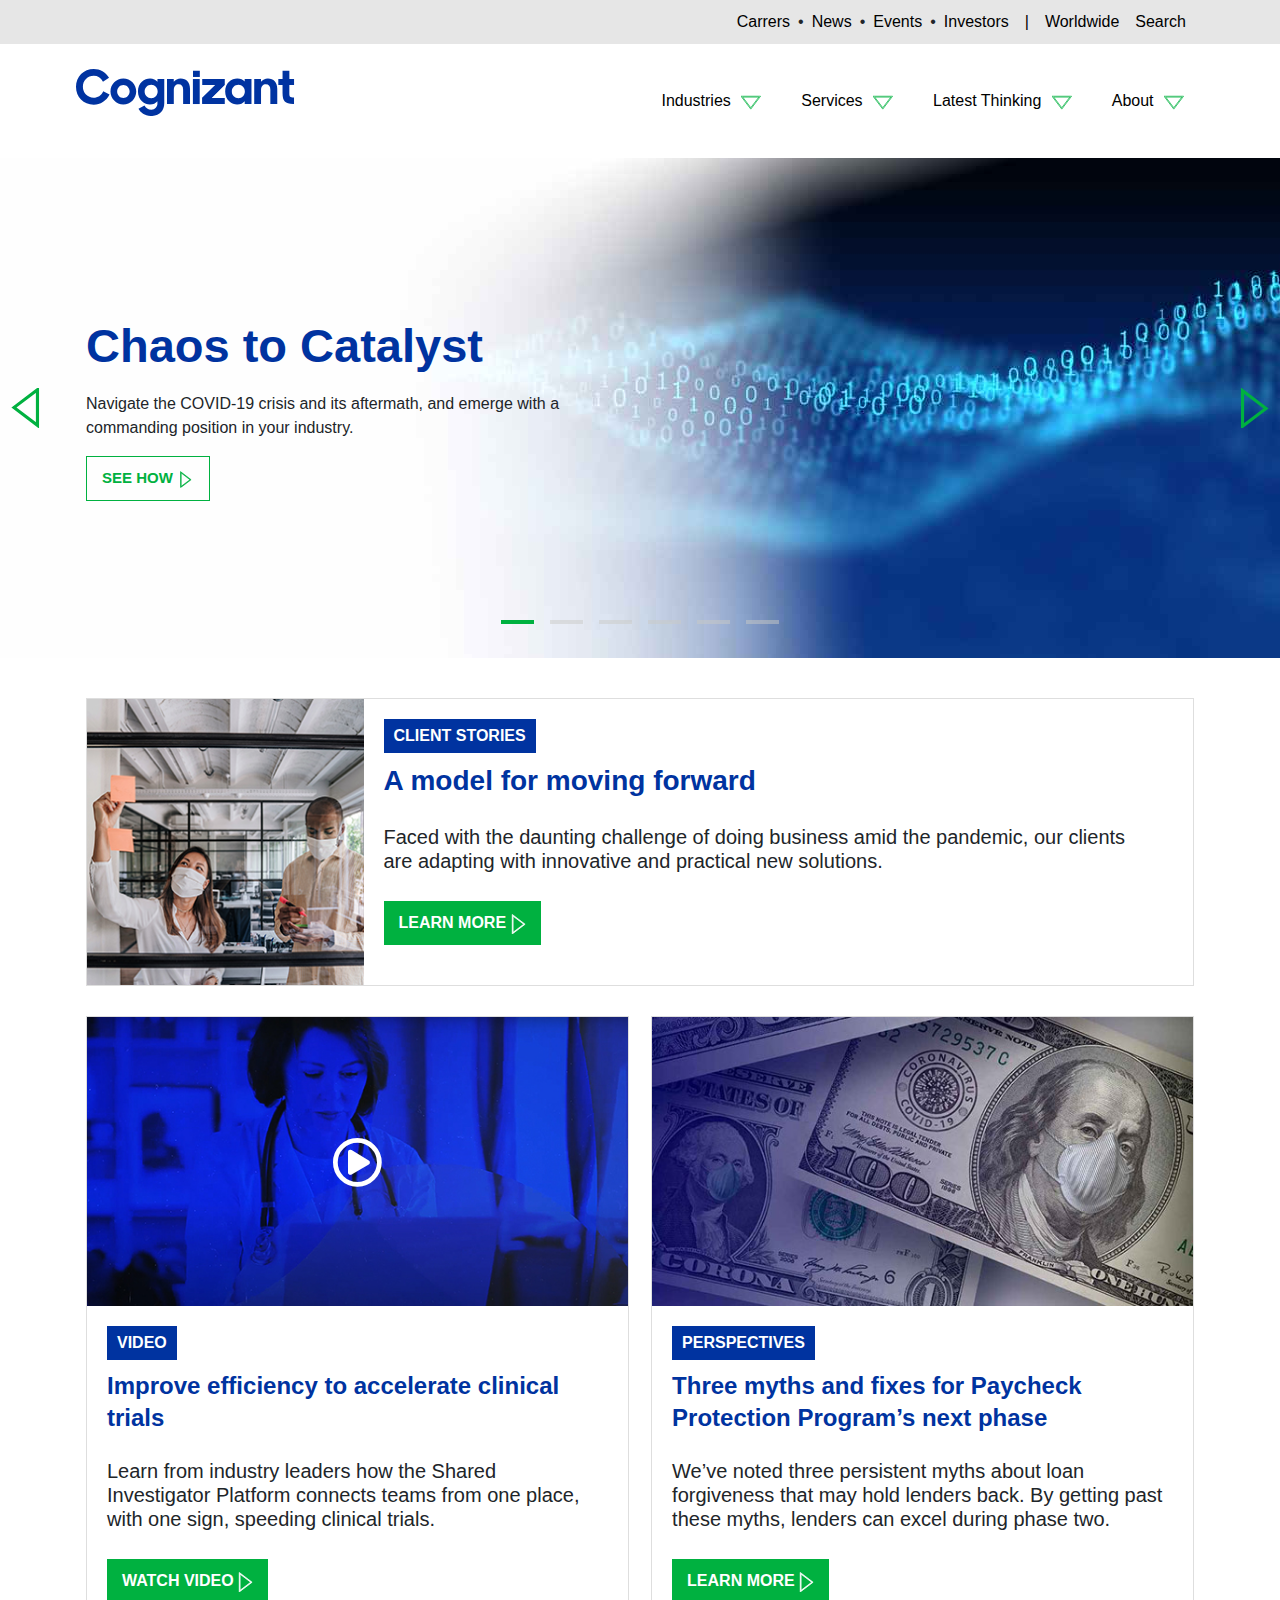
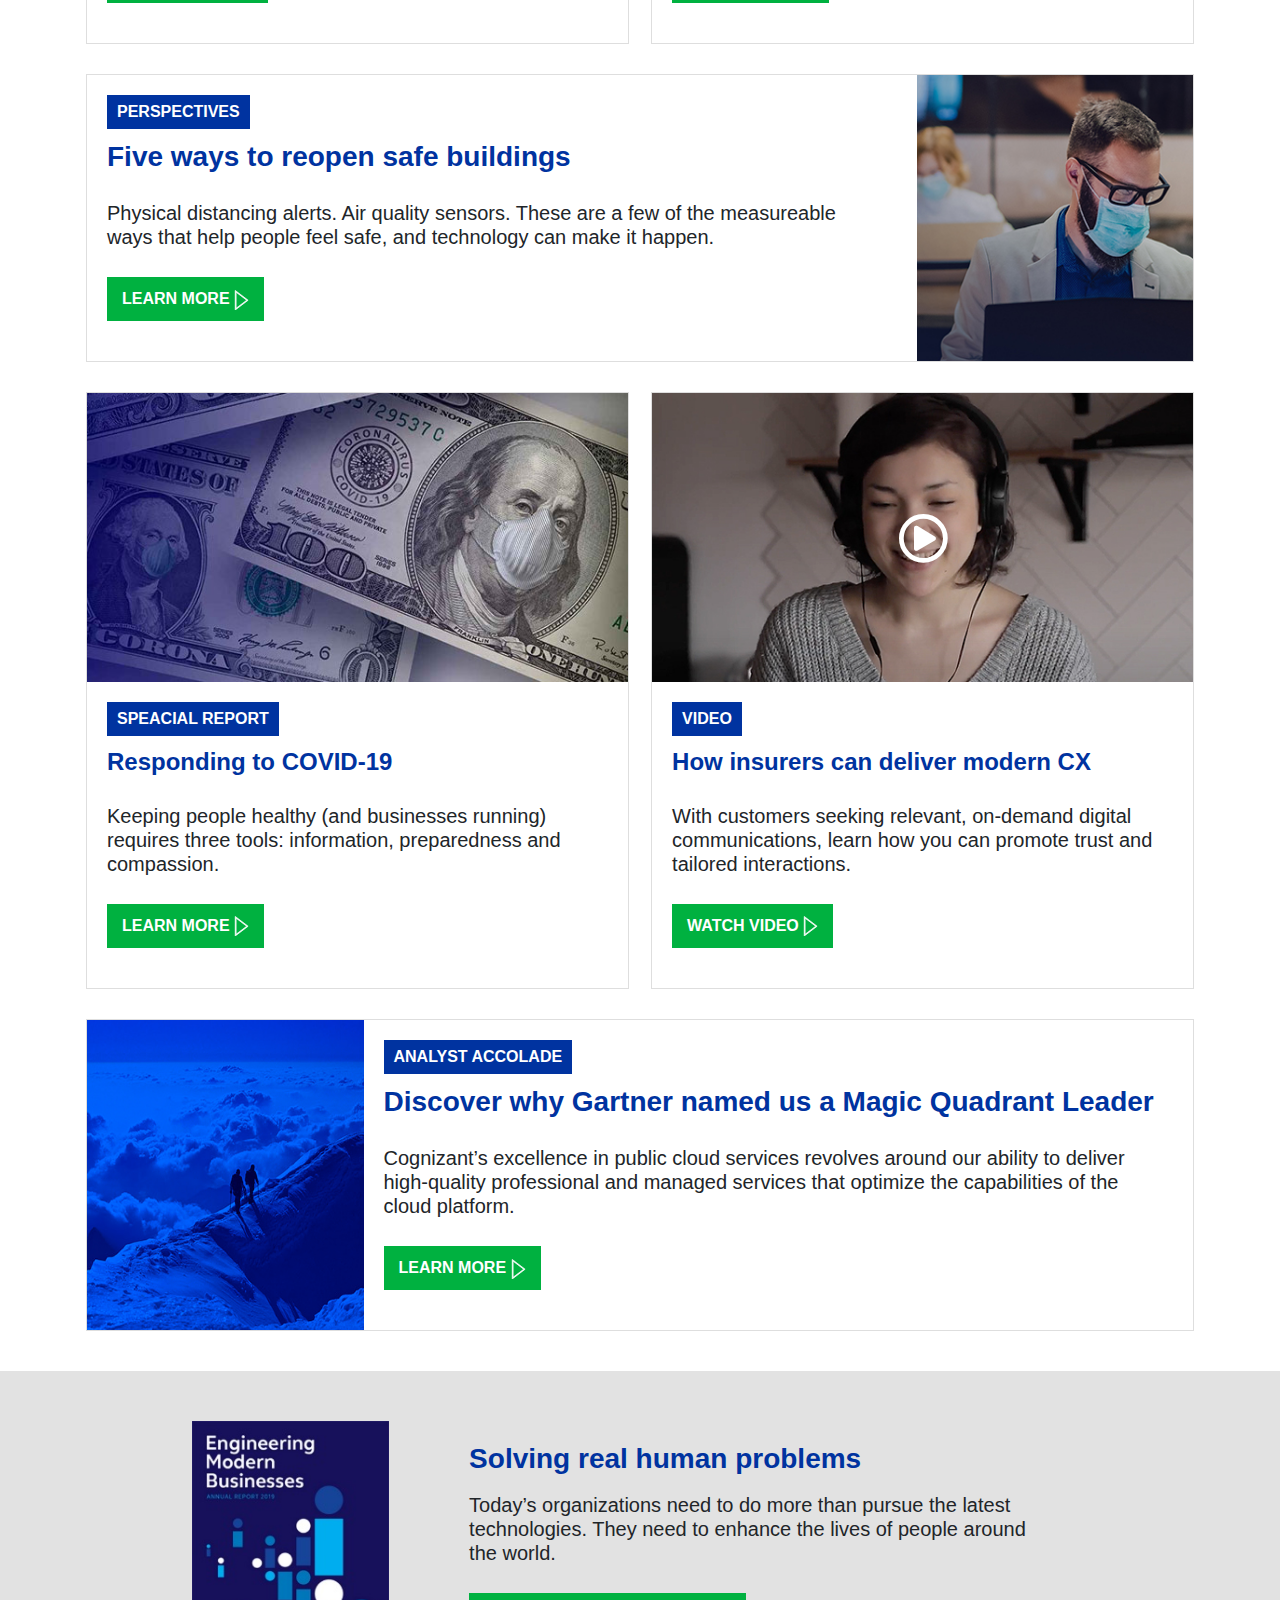
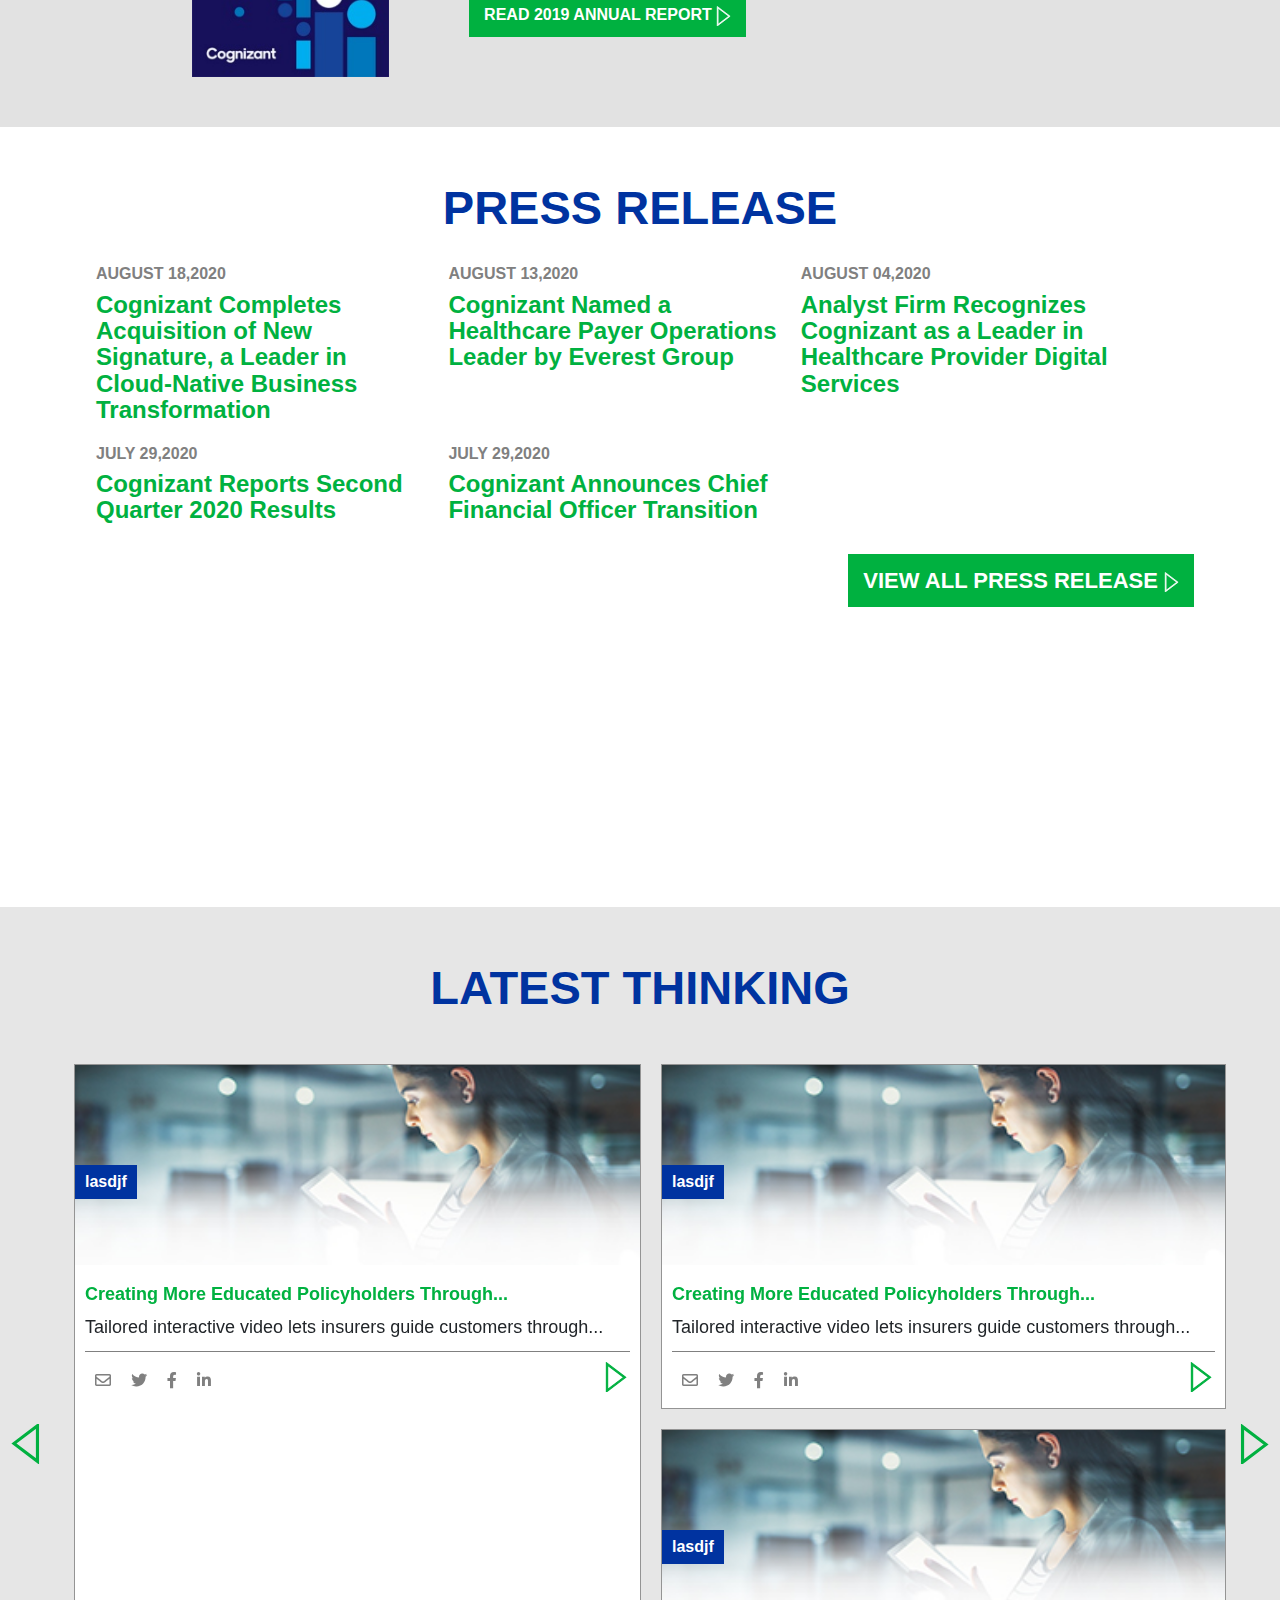
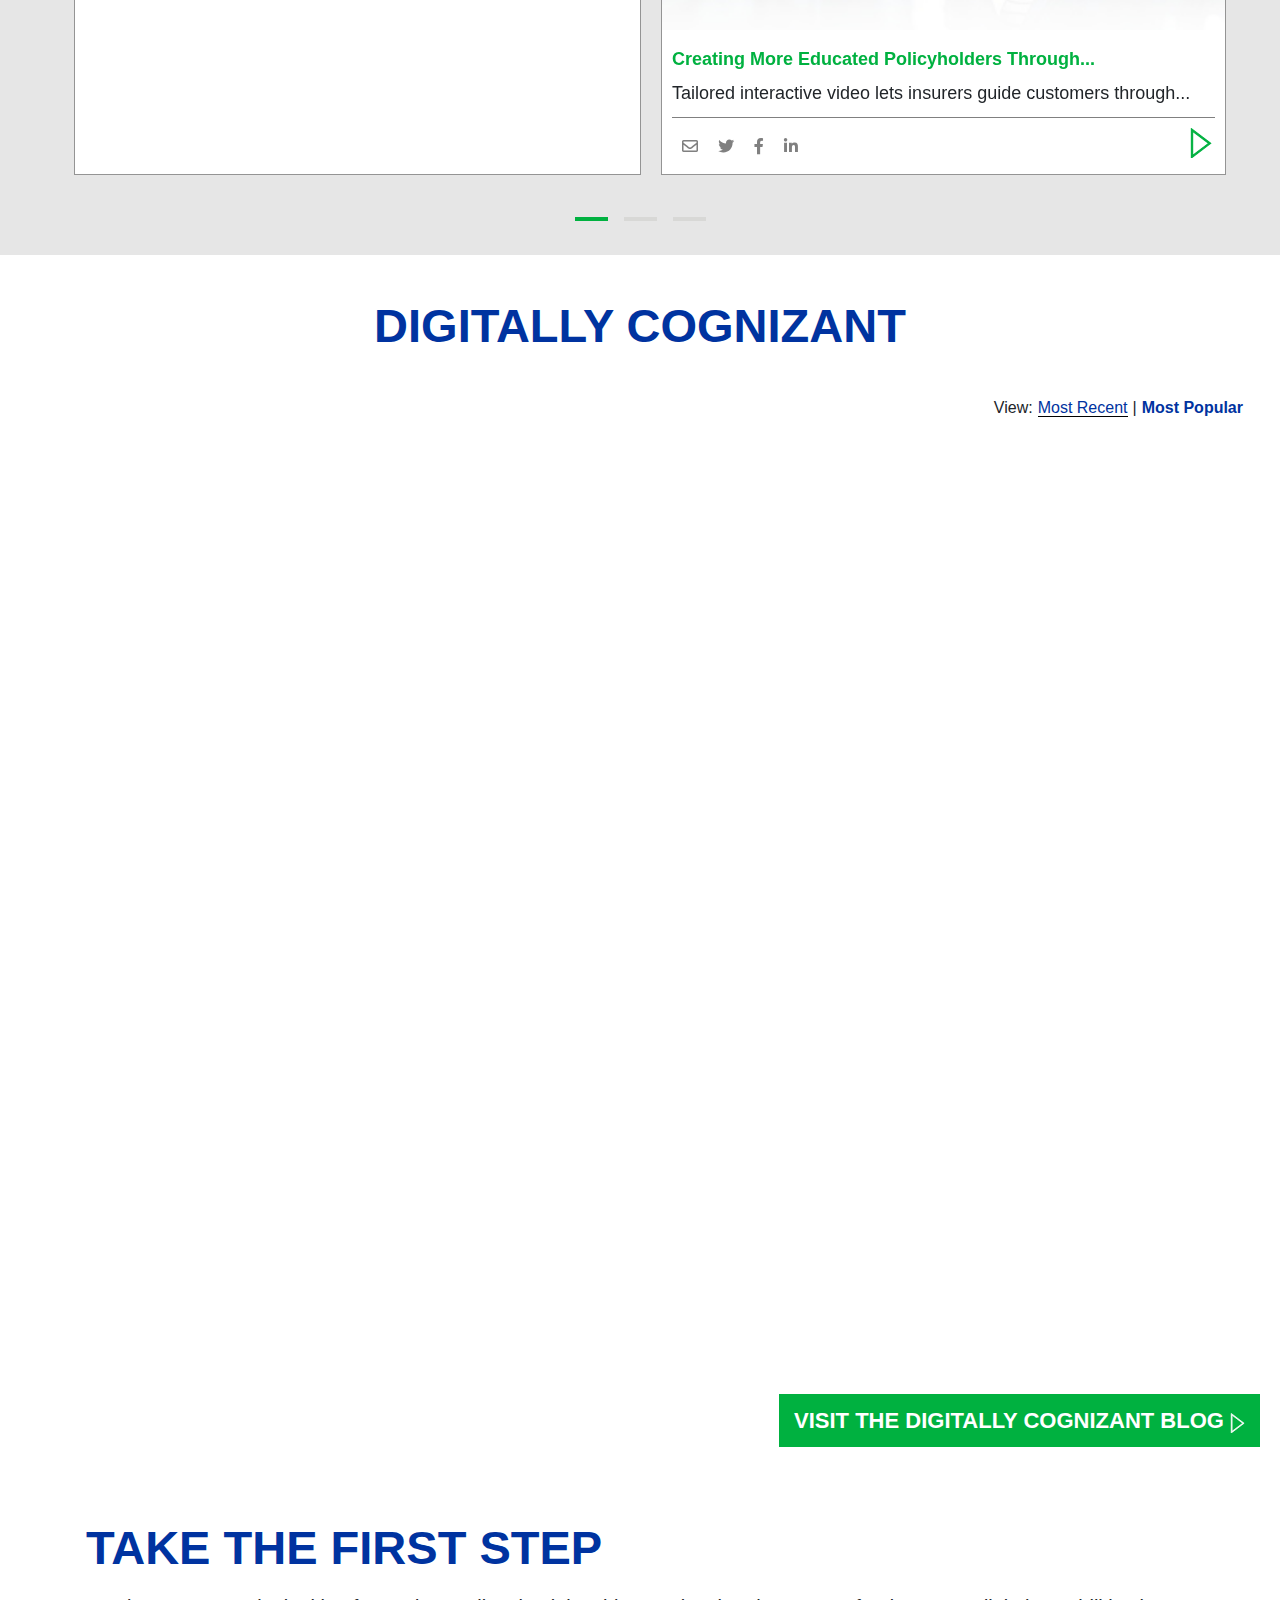
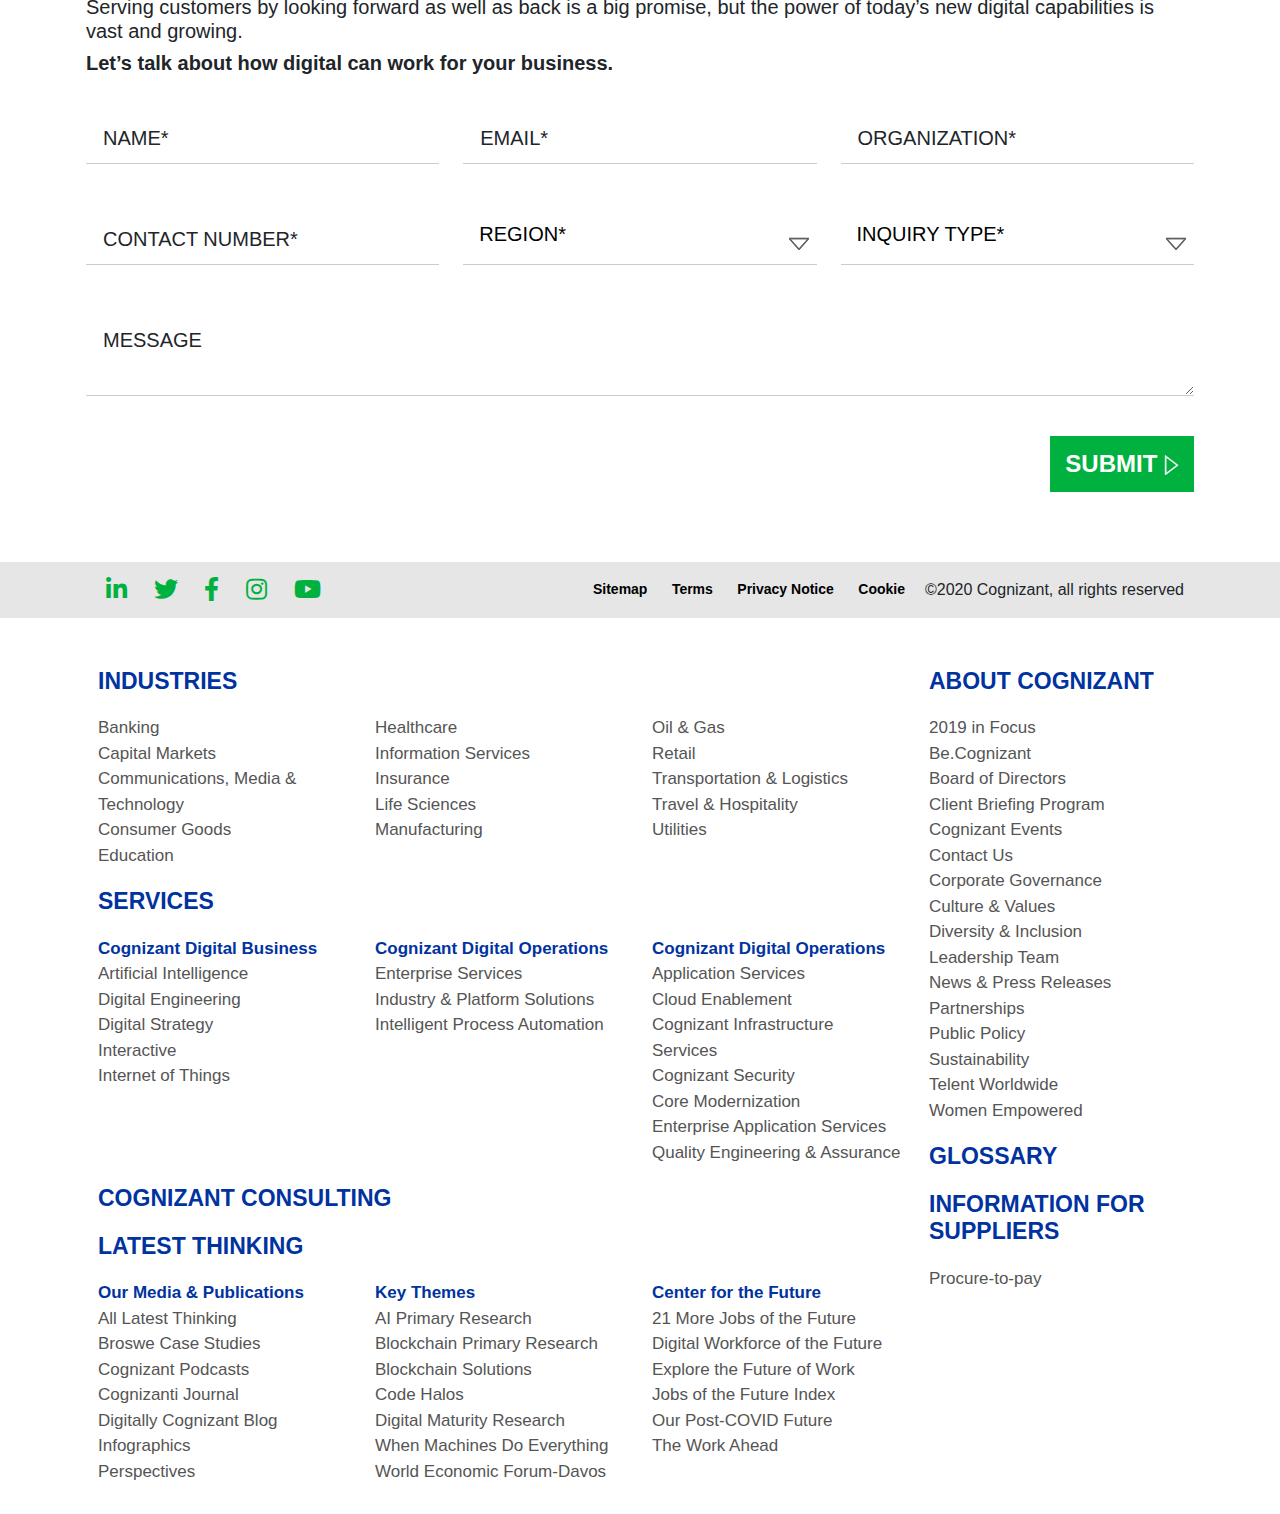
<file: index.html>
<html lang="en">

<head>
    <meta charset="UTF-8">
    <meta name="viewport" content="width=device-width, initial-scale=1.0">
    <title>Digital Solutions to Advance Your Buisness | Cognizant</title>
    <link rel="stylesheet" href="./css/bootstrap.min.css">
    <link rel="stylesheet" href="https://cdnjs.cloudflare.com/ajax/libs/font-awesome/5.14.0/css/all.min.css">
    <link rel="stylesheet" href="./css/style.css">
</head>

<body>

    <div class="wrapper">
        <div class="sidebar">
            <ul>
                <li>
                    <a class="n1-rwd">
                        Industries
                        <img src="./images/white-dropright.svg">
                    </a>
                    <div class="sidebar-submenu">
                        <a class="submenu-back">
                            <img src="./images/white-caret-left.svg" alt="">
                            Back
                        </a>
                    </div>
                </li>
                <li>
                    <a class="n1-rwd">
                        Services
                        <img src="./images/white-dropright.svg">
                    </a>
                    <div class="sidebar-submenu">
                        <a class="submenu-back">
                            <img src="./images/white-caret-left.svg" alt="">
                            Back
                        </a>
                    </div>
                </li>
                <li>
                    <a class="n1-rwd">
                        Latest Thinking
                        <img src="./images/white-dropright.svg">
                    </a>
                    <div class="sidebar-submenu">
                        <a class="submenu-back">
                            <img src="./images/white-caret-left.svg" alt="">
                            Back
                        </a>
                    </div>
                </li>
                <li>
                    <a class="n1-rwd">
                        About
                        <img src="./images/white-dropright.svg">
                    </a>
                    <div class="sidebar-submenu">
                        <a class="submenu-back">
                            <img src="./images/white-caret-left.svg" alt="">
                            Back
                        </a>
                    </div>
                </li>
                <li class="sidebar-links">
                    <a class="sidebar-link">Carrers</a>
                    <a class="sidebar-link">News</a>
                    <a class="sidebar-link">Events</a>
                    <a class="sidebar-link">Investors</a>
                    <a class="sidebar-link">Worldwide</a>
                    <div class="sidebar-search">
                        <input type="text" placeholder="Search">
                        <button type="submit">
                            <img src="./images/white-search.svg" alt="">
                        </button>
                    </div>

                </li>
            </ul>
        </div>
        <!-- end of sidebar -->
        <div class="content-wrapper">
            <div class="grey-nav">
                <div class="row">
                    <div class="col col-md-12">
                        <ul>
                            <li><a href="">Carrers</a></li>
                            <li>•</li>
                            <li><a href="">News</a></li>
                            <li>•</li>
                            <li><a href="">Events</a></li>
                            <li>•</li>
                            <li><a href="">Investors</a></li>
                            <li><a href="">|</a></li>
                            <li><a href="">Worldwide</a></li>
                            <li><a href="">Search</a></li>
                        </ul>
                    </div>
                    <!-- col col-md-8 -->
                </div>
                <!-- row -->
            </div>
            <!-- grey-nav -->
            <div class="main-nav">
                <div class="row">
                    <div class="col col-md-4">
                        <a href="https://www.cognizant.com/" style="padding:10px 0;">
                            <img src="./images/COG-Logo-White.svg" style="max-width:220px;width:100%;"
                                alt="Cognizant Technology Solutions">
                        </a>
                    </div>
                    <!-- end of col -->
                    <div class="col col-md-8">
                        <div class="hamburger-container">
                            <a class="hamburger">
                                <span></span>
                            </a>
                        </div>
                        <!-- hamburger button -->
                        <ul>
                            <li>
                                <a id="industries" class="n1">
                                    Industries
                                    <img class="dropdown-icon" src="./images/green-dropdown.svg" alt="">
                                </a>
                                <div class="n1-dropdown">
                                    <div class="row">
                                        <div class="col-lg-3">
                                            <a href="#" class="n1-dropdown-link">
                                                Banking <i class="fas fa-caret-right"></i>
                                            </a>
                                            <a href="#" class="n1-dropdown-link">
                                                Capital Markets <i class="fas fa-caret-right"></i>
                                            </a>
                                            <a href="#" class="n1-dropdown-link">
                                                Communications, Media & Technology <i class="fas fa-caret-right"></i>
                                            </a>
                                            <a href="#" class="n1-dropdown-link">
                                                Consumer Goods <i class="fas fa-caret-right"></i>
                                            </a>
                                            <a href="#" class="n1-dropdown-link">
                                                Education <i class="fas fa-caret-right"></i>
                                            </a>
                                        </div>
                                        <div class="col-lg-3">
                                            <a href="#" class="n1-dropdown-link">
                                                Healthcare <i class="fas fa-caret-right"></i>
                                            </a>
                                            <a href="#" class="n1-dropdown-link">
                                                Information Services <i class="fas fa-caret-right"></i>
                                            </a>
                                            <a href="#" class="n1-dropdown-link">
                                                Insurance <i class="fas fa-caret-right"></i>
                                            </a>
                                            <a href="#" class="n1-dropdown-link">
                                                Life Sciences<i class="fas fa-caret-right"></i>
                                            </a>
                                            <a href="#" class="n1-dropdown-link">
                                                Manufacturing <i class="fas fa-caret-right"></i>
                                            </a>
                                        </div>
                                        <div class="col-lg-3">
                                            <a href="#" class="n1-dropdown-link">
                                                Oil & Gas <i class="fas fa-caret-right"></i>
                                            </a>
                                            <a href="#" class="n1-dropdown-link">
                                                Retail <i class="fas fa-caret-right"></i>
                                            </a>
                                            <a href="#" class="n1-dropdown-link">
                                                Transportation & Logistics <i class="fas fa-caret-right"></i>
                                            </a>
                                            <a href="#" class="n1-dropdown-link">
                                                Travel & Hospitality <i class="fas fa-caret-right"></i>
                                            </a>
                                            <a href="#" class="n1-dropdown-link">
                                                Utilities <i class="fas fa-caret-right"></i>
                                            </a>
                                        </div>
                                        <div class="col-lg-3">

                                        </div>
                                    </div>
                                </div>
                            </li>
                            <li>
                                <a id="services" class="n1">
                                    Services
                                    <img class="dropdown-icon" src="./images/green-dropdown.svg" alt="">
                                </a>
                                <div class="n1-dropdown">
                                    <div class="row">
                                        Services
                                    </div>
                                </div>
                            </li>
                            <li>
                                <a id="thinking" class="n1">
                                    Latest Thinking
                                    <img class="dropdown-icon" src="./images/green-dropdown.svg" alt="">
                                </a>
                                <div class="n1-dropdown">
                                    <div class="row">
                                        Thinking
                                    </div>
                                </div>
                            </li>
                            <li>
                                <a id="about" class="n1">
                                    About
                                    <img class="dropdown-icon" src="./images/green-dropdown.svg" alt="">
                                </a>
                                <div class="n1-dropdown">
                                    <div class="row">
                                        About
                                    </div>
                                </div>
                            </li>
                        </ul>
                    </div>
                    <!-- end of col -->
                </div>
                <!-- end of row -->
            </div>
            <!-- end of main-nav -->
            <div id="carouselExampleIndicators" class="carousel slide" data-ride="carousel">
                <ol class="carousel-indicators">
                    <li data-target="#carouselExampleIndicators" data-slide-to="0" class="active"></li>
                    <li data-target="#carouselExampleIndicators" data-slide-to="1"></li>
                    <li data-target="#carouselExampleIndicators" data-slide-to="2"></li>
                    <li data-target="#carouselExampleIndicators" data-slide-to="3"></li>
                    <li data-target="#carouselExampleIndicators" data-slide-to="4"></li>
                    <li data-target="#carouselExampleIndicators" data-slide-to="5"></li>
                </ol>
                <div class="carousel-inner">
                    <div class="carousel-item active">
                        <div id="img-1" class="d-block slider-img" alt="First slide">
                            <div class="slider-body">
                                <div class="container">
                                    <div class="row">
                                        <div class="col col-md-6">
                                            <div class="slider-content">
                                                <h1 class="blue-heading">Chaos to Catalyst</h1>
                                                <p>
                                                    Navigate the COVID-19 crisis and its aftermath, and
                                                    emerge with a commanding position in your industry.
                                                </p>
                                                <div class="slider-link">
                                                    <button class="button button-outline-green">
                                                        SEE HOW
                                                        <svg xmlns="http://www.w3.org/2000/svg" viewBox="0 0 55 50"
                                                            xml:space="preserve">
                                                            <g fill="#00b140" stroke="#00b140">
                                                                <path
                                                                    d="M26.88,44.574L0,9.186h53.76L26.88,44.574z M4.709,11.521L26.88,40.715l22.172-29.193H4.709z"
                                                                    stroke-width="2"></path>
                                                            </g>
                                                        </svg>
                                                    </button>
                                                </div>
                                                <!-- end of link -->
                                            </div>
                                            <!-- end of slider content -->
                                        </div>
                                        <!-- end of col -->
                                    </div>
                                    <!-- end of row -->
                                </div>
                                <!-- end of container -->
                            </div>
                            <!-- end of slider-body -->
                        </div>
                        <!-- end of slider-image -->
                    </div>
                    <!-- end of carousel item -->
                    <div class="carousel-item ">
                        <div id="img-2" class="d-block slider-img" alt="Second slide">
                            <div class="slider-body">
                                <div class="container">
                                    <div class="row">
                                        <div class="col col-md-6">
                                            <div class="slider-content">
                                                <h1 class="blue-heading">Uniting clinical trials</h1>
                                                <p>
                                                    Cognizant's SIP is life sciences's first open, SaaS-based clinical
                                                    ecosystem that connects teams working at home and other locations.
                                                </p>
                                                <div class="slider-link">
                                                    <button class="button button-outline-green">
                                                        LEARN MORE
                                                        <svg xmlns="http://www.w3.org/2000/svg" viewBox="0 0 55 50"
                                                            xml:space="preserve">
                                                            <g fill="#00b140" stroke="#00b140">
                                                                <path
                                                                    d="M26.88,44.574L0,9.186h53.76L26.88,44.574z M4.709,11.521L26.88,40.715l22.172-29.193H4.709z"
                                                                    stroke-width="2"></path>
                                                            </g>
                                                        </svg>
                                                    </button>
                                                </div>
                                                <!-- end of link -->
                                            </div>
                                            <!-- end of slider content -->
                                        </div>
                                        <!-- end of col -->
                                    </div>
                                    <!-- end of row -->
                                </div>
                                <!-- end of container -->
                            </div>
                            <!-- end of slider-body -->
                        </div>
                        <!-- end of slider-image -->
                    </div>
                    <!-- end of carousel item -->
                    <div class="carousel-item ">
                        <div id="img-3" class="d-block slider-img" alt="First slide">
                            <div class="slider-body">
                                <div class="container">
                                    <div class="row">
                                        <div class="col col-md-6">
                                            <div class="slider-content">
                                                <h1 class="blue-heading">Manage loan forgiveness</h1>
                                                <p>
                                                    Help small-business customers with an intuitive solution that keeps
                                                    processing costs low.
                                                </p>
                                                <div class="slider-link">
                                                    <button class="button button-outline-green">
                                                        LEARN MORE
                                                        <svg xmlns="http://www.w3.org/2000/svg" viewBox="0 0 55 50"
                                                            xml:space="preserve">
                                                            <g fill="#00b140" stroke="#00b140">
                                                                <path
                                                                    d="M26.88,44.574L0,9.186h53.76L26.88,44.574z M4.709,11.521L26.88,40.715l22.172-29.193H4.709z"
                                                                    stroke-width="2"></path>
                                                            </g>
                                                        </svg>
                                                    </button>
                                                </div>
                                                <!-- end of link -->
                                            </div>
                                            <!-- end of slider content -->
                                        </div>
                                        <!-- end of col -->
                                    </div>
                                    <!-- end of row -->
                                </div>
                                <!-- end of container -->
                            </div>
                            <!-- end of slider-body -->
                        </div>
                        <!-- end of slider-image -->
                    </div>
                    <!-- end of carousel item -->
                    <div class="carousel-item">
                        <div id="img-4" class="d-block slider-img" alt="Fourth slide">
                            <div class="slider-body">
                                <div class="container">
                                    <div class="row">
                                        <div class="col col-md-6">
                                            <div class="slider-content">
                                                <h1 class="blue-heading">Rewrite the rules of marketing</h1>
                                                <p>
                                                    When doing more with less is vital in the post-pandemic economy,
                                                    automating operations is the key to efficiency.
                                                </p>
                                                <div class="slider-link">
                                                    <button class="button button-outline-green">
                                                        LEARN MORE
                                                        <svg xmlns="http://www.w3.org/2000/svg" viewBox="0 0 55 50"
                                                            xml:space="preserve">
                                                            <g fill="#00b140" stroke="#00b140">
                                                                <path
                                                                    d="M26.88,44.574L0,9.186h53.76L26.88,44.574z M4.709,11.521L26.88,40.715l22.172-29.193H4.709z"
                                                                    stroke-width="2"></path>
                                                            </g>
                                                        </svg>
                                                    </button>
                                                </div>
                                                <!-- end of link -->
                                            </div>
                                            <!-- end of slider content -->
                                        </div>
                                        <!-- end of col -->
                                    </div>
                                    <!-- end of row -->
                                </div>
                                <!-- end of container -->
                            </div>
                            <!-- end of slider-body -->
                        </div>
                        <!-- end of slider-image -->
                    </div>
                    <!-- end of carousel item -->
                    <div class="carousel-item ">
                        <div id="img-5" class="d-block slider-img" alt="FiFTH slide">
                            <div class="slider-body">
                                <div class="container">
                                    <div class="row">
                                        <div class="col col-md-6">
                                            <div class="slider-content">
                                                <h1 class="blue-heading">Ignite customer engagement</h1>
                                                <p>
                                                    Insurers can power their brand with a modern CX that builds
                                                    relationships and ensures customers feel valued.
                                                </p>
                                                <div class="slider-link">
                                                    <button class="button button-outline-green">
                                                        LEARN MORE
                                                        <svg xmlns="http://www.w3.org/2000/svg" viewBox="0 0 55 50"
                                                            xml:space="preserve">
                                                            <g fill="#00b140" stroke="#00b140">
                                                                <path
                                                                    d="M26.88,44.574L0,9.186h53.76L26.88,44.574z M4.709,11.521L26.88,40.715l22.172-29.193H4.709z"
                                                                    stroke-width="2"></path>
                                                            </g>
                                                        </svg>
                                                    </button>
                                                </div>
                                                <!-- end of link -->
                                            </div>
                                            <!-- end of slider content -->
                                        </div>
                                        <!-- end of col -->
                                    </div>
                                    <!-- end of row -->
                                </div>
                                <!-- end of container -->
                            </div>
                            <!-- end of slider-body -->
                        </div>
                        <!-- end of slider-image -->
                    </div>
                    <!-- end of carousel item -->
                    <div class="carousel-item ">
                        <div id="img-6" class="d-block slider-img" alt="Sixth slide">
                            <div class="slider-body">
                                <div class="container">
                                    <div class="row">
                                        <div class="col col-md-6">
                                            <div class="slider-content">
                                                <h1 class="blue-heading">Accelerate on-demand care</h1>
                                                <p>
                                                    New virtual care options offer care that’s easy to find and
                                                    accessible—whether in person or online.
                                                </p>
                                                <div class="slider-link">
                                                    <button class="button button-outline-green">
                                                        LEARN MORE
                                                        <svg xmlns="http://www.w3.org/2000/svg" viewBox="0 0 55 50"
                                                            xml:space="preserve">
                                                            <g fill="#00b140" stroke="#00b140">
                                                                <path
                                                                    d="M26.88,44.574L0,9.186h53.76L26.88,44.574z M4.709,11.521L26.88,40.715l22.172-29.193H4.709z"
                                                                    stroke-width="2"></path>
                                                            </g>
                                                        </svg>
                                                    </button>
                                                </div>
                                                <!-- end of link -->
                                            </div>
                                            <!-- end of slider content -->
                                        </div>
                                        <!-- end of col -->
                                    </div>
                                    <!-- end of row -->
                                </div>
                                <!-- end of container -->
                            </div>
                            <!-- end of slider-body -->
                        </div>
                        <!-- end of slider-image -->
                    </div>
                    <!-- end of carousel item -->
                </div>
                <!-- end of carousel inner -->
                <a class="carousel-control-prev" href="#carouselExampleIndicators" role="button" data-slide="prev">
                    <span class="carousel-btn-left" aria-hidden="true">
                        <svg xmlns="http://www.w3.org/2000/svg" viewBox="0 0 55 50" xml:space="preserve">
                            <g fill="#00b140" stroke="#00b140">
                                <path
                                    d="M26.88,44.574L0,9.186h53.76L26.88,44.574z M4.709,11.521L26.88,40.715l22.172-29.193H4.709z"
                                    stroke-width="2"></path>
                            </g>
                        </svg>
                    </span>
                    <span class="sr-only">Previous</span>
                </a>
                <a class="carousel-control-next" href="#carouselExampleIndicators" role="button" data-slide="next">
                    <span class="carousel-btn-right" aria-hidden="true">
                        <svg xmlns="http://www.w3.org/2000/svg" viewBox="0 0 55 50" xml:space="preserve">
                            <g fill="#00b140" stroke="#00b140">
                                <path
                                    d="M26.88,44.574L0,9.186h53.76L26.88,44.574z M4.709,11.521L26.88,40.715l22.172-29.193H4.709z"
                                    stroke-width="2"></path>
                            </g>
                        </svg>
                    </span>
                    <span class="sr-only">Next</span>
                </a>
            </div>
            <!-- end of top carousel -->
            <div class="top-content">
                <div class="container">
                    <!-- 1st row -->
                    <div class="image-card-full">
                        <a class="card-image">
                            <img src="./images/top-content/ClientStories-spotlight.jpg" alt="">
                        </a>
                        <div class="card-data">
                            <div class="blue-box-text">
                                CLIENT STORIES
                            </div>
                            <div class="blue-heading">
                                A model for moving forward
                            </div>
                            <h5>
                                Faced with the daunting challenge of doing business amid the pandemic, our clients are
                                adapting with innovative and practical new solutions.
                            </h5>
                            <a class="green-button">
                                LEARN MORE
                                <img src="./images/white-dropright.svg" alt="">
                            </a>
                        </div>
                        <!-- end of card data -->
                    </div>
                    <!-- end of image-card-full -->

                    <!-- 2nd row -->
                    <div class="half-card-container">
                        <div class="image-card-half">
                            <div class="card-video">
                                <img src="./images/top-content/clinical-trials-at-home-spotlight2.jpg">
                                <a class="play-button">
                                    <i class="far fa-play-circle"></i>
                                </a>
                            </div>
                            <div class="card-data">
                                <div class="blue-box-text">
                                    VIDEO
                                </div>
                                <div class="blue-heading">
                                    Improve efficiency to accelerate clinical trials
                                </div>
                                <h5>
                                    Learn from industry leaders how the Shared Investigator Platform connects teams from
                                    one place, with one sign, speeding clinical trials.
                                </h5>
                                <a class="green-button">
                                    WATCH VIDEO
                                    <img src="./images/white-dropright.svg" alt="">
                                </a>
                            </div>
                            <!-- end of card data -->
                        </div>
                        <!-- end of half image card-->
                        <div class="image-card-half">
                            <a class="card-image">
                                <img
                                    src="./images/top-content/three-myths-and-fixes-for-paycheck-protection-program-next-phase-perspectives-spotlight-homepage.jpg">
                            </a>
                            <div class="card-data">
                                <div class="blue-box-text">
                                    PERSPECTIVES
                                </div>
                                <div class="blue-heading">
                                    Three myths and fixes for Paycheck Protection Program’s next phase
                                </div>
                                <h5>
                                    We’ve noted three persistent myths about loan forgiveness that may hold lenders
                                    back. By getting past these myths, lenders can excel during phase two.
                                </h5>
                                <a class="green-button">
                                    LEARN MORE
                                    <img src="./images/white-dropright.svg" alt="">
                                </a>
                            </div>
                            <!-- end of card data -->
                        </div>
                        <!-- end of half image card-->
                    </div>
                    <!-- end of half card container -->

                    <!-- 3rd row -->
                    <div class="image-card-full reverse">
                        <a class="card-image">
                            <img src="./images/top-content/safe-and-smart-buildings-spotlight.jpg" alt="">
                        </a>
                        <div class="card-data">
                            <div class="blue-box-text">
                                PERSPECTIVES
                            </div>
                            <div class="blue-heading">
                                Five ways to reopen safe buildings
                            </div>
                            <h5>
                                Physical distancing alerts. Air quality sensors. These are a few of the measureable ways
                                that help people feel safe, and technology can make it happen.
                            </h5>
                            <a class="green-button">
                                LEARN MORE
                                <img src="./images/white-dropright.svg" alt="">
                            </a>
                        </div>
                        <!-- end of card data -->

                    </div>
                    <!-- end of image-card-full -->

                    <!-- 4th row -->
                    <div class="half-card-container">
                        <div class="image-card-half">
                            <a class="card-image">
                                <img
                                    src="./images/top-content/three-myths-and-fixes-for-paycheck-protection-program-next-phase-perspectives-spotlight-homepage.jpg">
                            </a>
                            <div class="card-data">
                                <div class="blue-box-text">
                                    SPEACIAL REPORT
                                </div>
                                <div class="blue-heading">
                                    Responding to COVID-19
                                </div>
                                <h5>
                                    Keeping people healthy (and businesses running) requires three tools: information,
                                    preparedness and compassion. </h5>
                                <a class="green-button">
                                    LEARN MORE
                                    <img src="./images/white-dropright.svg" alt="">
                                </a>
                            </div>
                            <!-- end of card data -->
                        </div>
                        <!-- end of half image card-->
                        <div class="image-card-half">
                            <div class="card-video">
                                <img
                                    src="./images/top-content/q2-homepage-cognizant-policyholder-connect-insurance-spotlight-video.jpg">
                                <a class="play-button">
                                    <i class="far fa-play-circle"></i>
                                </a>
                            </div>
                            <div class="card-data">
                                <div class="blue-box-text">
                                    VIDEO
                                </div>
                                <div class="blue-heading">
                                    How insurers can deliver modern CX
                                </div>
                                <h5>
                                    With customers seeking relevant, on-demand digital communications, learn how you can
                                    promote trust and tailored interactions.
                                </h5>
                                <a class="green-button">
                                    WATCH VIDEO
                                    <img src="./images/white-dropright.svg" alt="">
                                </a>
                            </div>
                            <!-- end of card data -->
                        </div>
                        <!-- end of half image card-->
                    </div>
                    <!-- end of half card container -->

                    <!-- 5th row -->
                    <div class="image-card-full">
                        <a class="card-image">
                            <img src="./images/top-content/gartner-hp-spotlight.jpg" alt="">
                        </a>
                        <div class="card-data">
                            <div class="blue-box-text">
                                ANALYST ACCOLADE
                            </div>
                            <div class="blue-heading">
                                Discover why Gartner named us a Magic Quadrant Leader
                            </div>
                            <h5>
                                Cognizant’s excellence in public cloud services revolves around our ability to deliver
                                high-quality professional and managed services that optimize the capabilities of the
                                cloud platform.
                            </h5>
                            <a class="green-button">
                                LEARN MORE
                                <img src="./images/white-dropright.svg" alt="">
                            </a>
                        </div>
                        <!-- end of card data -->
                    </div>
                    <!-- end of image-card-full -->
                </div>
                <!-- end of container -->
            </div>
            <!-- end of top content -->
            <div class="grey-area">
                <div class="container">
                    <div class="card-image">
                        <img src="./images/top-content/annual-report-2019.png" alt="">
                    </div>
                    <div class="card-data">
                        <div class="blue-heading">
                            Solving real human problems
                        </div>
                        <h5>
                            Today’s organizations need to do more than pursue the latest technologies. They need to
                            enhance the lives of people around the world.
                        </h5>
                        <a class="green-button">
                            READ 2019 ANNUAL REPORT
                            <img src="./images/white-dropright.svg" alt="">
                        </a>
                    </div>
                    <!-- end of card data -->
                </div>
                <!-- end of container -->
            </div>
            <!-- end of grey area -->
            <div class="press-release">
                <div class="container">
                    <h1 class="blue-heading">PRESS RELEASE</h1>
                    <div class="releases">
                        <div class="release">
                            <h6>AUGUST 18,2020</h6>
                            <a class="green-heading">
                                Cognizant Completes Acquisition of New Signature, a Leader in
                                Cloud-Native Business Transformation
                            </a>
                        </div>
                        <div class="release">
                            <h6>AUGUST 13,2020</h6>
                            <a class="green-heading">
                                Cognizant Named a Healthcare Payer Operations Leader by
                                Everest Group
                            </a>
                        </div>
                        <div class="release">
                            <h6>AUGUST 04,2020</h6>
                            <a class="green-heading">
                                Analyst Firm Recognizes Cognizant as a Leader in Healthcare
                                Provider Digital Services
                            </a>
                        </div>
                        <div class="release">
                            <h6>JULY 29,2020</h6>
                            <a class="green-heading">
                                Cognizant Reports Second Quarter 2020 Results
                            </a>
                        </div>
                        <div class="release">
                            <h6>JULY 29,2020</h6>
                            <a class="green-heading">
                                Cognizant Announces Chief Financial Officer Transition
                            </a>
                        </div>
                    </div>
                    <!-- end of releases -->
                    <div class="align-items-right">
                        <a class=" green-button">
                            VIEW ALL PRESS RELEASE
                            <img src="./images/white-dropright.svg" alt="">
                        </a>
                    </div>
                </div>
                <!-- end of container -->
                <div class="blue-container container animate-this">
                    <h6><i class="far fa-newspaper"></i> PRESS RELEASE | 07.29.2020</h6>
                    <h4>Cognizant Reports Second Quarter 2020 Results</h4>
                    <div class="align-items-center">
                        <div class="green-button">
                            READ MORE
                            <img src="./images/white-dropright.svg" alt="">
                        </div>
                    </div>
                </div>
                <!-- end of blue container -->
            </div>
            <!-- end of press release -->
            <div class="latest-carousel">
                <h1 class="blue-heading">LATEST THINKING</h1>
                <div id="carouselExampleIndicators-2" class="carousel slide" data-ride="carousel">
                    <ol class="carousel-indicators">
                        <li data-target="#carouselExampleIndicators-2" data-slide-to="0" class="active"></li>
                        <li data-target="#carouselExampleIndicators-2" data-slide-to="1"></li>
                        <li data-target="#carouselExampleIndicators-2" data-slide-to="2"></li>
                    </ol>
                    <div class="carousel-inner">
                        <div class="carousel-item active">
                            <div class="d-block latest">
                                <div class="latest-slider-body big">

                                    <div class="small-box big-box">
                                        <div class="small-image">
                                            <img src="./images/latest-carousel/2_1.jpg">
                                            <div class="blue-box-text">lasdjf</div>
                                        </div>
                                        <div class="box-content">
                                            <a class="green-heading">Creating More Educated Policyholders Through...</a>
                                            <p>Tailored interactive video lets insurers guide customers through...</p>
                                        </div>
                                        <div class="box-footer">
                                            <div class="box-social">
                                                <a href="#"><strong> <i class="far fa-envelope"></i></strong></a>
                                                <a href="#"><strong><i class="fab fa-twitter"></i></strong></a>
                                                <a href="#"><strong><i class="fab fa-facebook-f"></i></strong></a>
                                                <a href="#"><strong><i class="fab fa-linkedin-in"></i></strong></a>
                                            </div>
                                            <div class="box-buttons">
                                                <div class="btn-right">
                                                    <svg xmlns="http://www.w3.org/2000/svg" viewBox="0 0 55 50"
                                                        xml:space="preserve" height="30" width="30">
                                                        <g fill="#00b140" stroke="#00b140">
                                                            <path
                                                                d="M26.88,44.574L0,9.186h53.76L26.88,44.574z M4.709,11.521L26.88,40.715l22.172-29.193H4.709z"
                                                                stroke-width="2">
                                                            </path>
                                                        </g>
                                                    </svg>
                                                </div>
                                            </div>
                                        </div>
                                        <!-- end of box footer -->
                                    </div>
                                    <!-- end of small box -->
                                    <div class="medium-box-container">
                                        <div class="small-box">
                                            <div class="small-image">
                                                <img src="./images/latest-carousel/2_1.jpg">
                                                <div class="blue-box-text">lasdjf</div>
                                            </div>
                                            <div class="box-content">
                                                <a class="green-heading">Creating More Educated Policyholders
                                                    Through...</a>
                                                <p>Tailored interactive video lets insurers guide customers through...
                                                </p>
                                            </div>
                                            <div class="box-footer">
                                                <div class="box-social">
                                                    <a href="#"><strong> <i class="far fa-envelope"></i></strong></a>
                                                    <a href="#"><strong><i class="fab fa-twitter"></i></strong></a>
                                                    <a href="#"><strong><i class="fab fa-facebook-f"></i></strong></a>
                                                    <a href="#"><strong><i class="fab fa-linkedin-in"></i></strong></a>
                                                </div>
                                                <div class="box-buttons">
                                                    <div class="btn-right">
                                                        <svg xmlns="http://www.w3.org/2000/svg" viewBox="0 0 55 50"
                                                            xml:space="preserve" height="30" width="30">
                                                            <g fill="#00b140" stroke="#00b140">
                                                                <path
                                                                    d="M26.88,44.574L0,9.186h53.76L26.88,44.574z M4.709,11.521L26.88,40.715l22.172-29.193H4.709z"
                                                                    stroke-width="2">
                                                                </path>
                                                            </g>
                                                        </svg>
                                                    </div>
                                                </div>
                                            </div>
                                            <!-- end of box footer -->
                                        </div>
                                        <!-- end of small box -->
                                        <div class="small-box">
                                            <div class="small-image">
                                                <img src="./images/latest-carousel/2_1.jpg">
                                                <div class="blue-box-text">lasdjf</div>
                                            </div>
                                            <div class="box-content">
                                                <a class="green-heading">Creating More Educated Policyholders
                                                    Through...</a>
                                                <p>Tailored interactive video lets insurers guide customers through...
                                                </p>
                                            </div>
                                            <div class="box-footer">
                                                <div class="box-social">
                                                    <a href="#"><strong> <i class="far fa-envelope"></i></strong></a>
                                                    <a href="#"><strong><i class="fab fa-twitter"></i></strong></a>
                                                    <a href="#"><strong><i class="fab fa-facebook-f"></i></strong></a>
                                                    <a href="#"><strong><i class="fab fa-linkedin-in"></i></strong></a>
                                                </div>
                                                <div class="box-buttons">
                                                    <div class="btn-right">
                                                        <svg xmlns="http://www.w3.org/2000/svg" viewBox="0 0 55 50"
                                                            xml:space="preserve" height="30" width="30">
                                                            <g fill="#00b140" stroke="#00b140">
                                                                <path
                                                                    d="M26.88,44.574L0,9.186h53.76L26.88,44.574z M4.709,11.521L26.88,40.715l22.172-29.193H4.709z"
                                                                    stroke-width="2">
                                                                </path>
                                                            </g>
                                                        </svg>
                                                    </div>
                                                </div>
                                            </div>
                                            <!-- end of box footer -->
                                        </div>
                                        <!-- end of small box -->
                                    </div>
                                    <!-- end of medium box container -->
                                </div>
                                <!-- end of slider-body -->
                            </div>
                            <!-- end of slider-image -->
                        </div>
                        <!-- end of carousel item -->
                        <div class="carousel-item">
                            <div class="d-block latest">
                                <div class="latest-slider-body">
                                    <div class="small-box">
                                        <div class="small-image">
                                            <img src="./images/latest-carousel/2_1.jpg">
                                            <div class="blue-box-text">lasdjf</div>
                                        </div>
                                        <div class="box-content">
                                            <a class="green-heading">Creating More Educated Policyholders Through...</a>
                                            <p>Tailored interactive video lets insurers guide customers through...</p>
                                        </div>
                                        <div class="box-footer">
                                            <div class="box-social">
                                                <a href="#"><strong> <i class="far fa-envelope"></i></strong></a>
                                                <a href="#"><strong><i class="fab fa-twitter"></i></strong></a>
                                                <a href="#"><strong><i class="fab fa-facebook-f"></i></strong></a>
                                                <a href="#"><strong><i class="fab fa-linkedin-in"></i></strong></a>
                                            </div>
                                            <div class="box-buttons">
                                                <div class="btn-right">
                                                    <svg xmlns="http://www.w3.org/2000/svg" viewBox="0 0 55 50"
                                                        xml:space="preserve" height="30" width="30">
                                                        <g fill="#00b140" stroke="#00b140">
                                                            <path
                                                                d="M26.88,44.574L0,9.186h53.76L26.88,44.574z M4.709,11.521L26.88,40.715l22.172-29.193H4.709z"
                                                                stroke-width="2">
                                                            </path>
                                                        </g>
                                                    </svg>
                                                </div>
                                            </div>
                                        </div>
                                        <!-- end of box footer -->
                                    </div>
                                    <!-- end of small box -->
                                    <div class="small-box">
                                        <div class="small-image">
                                            <img src="./images/latest-carousel/2_1.jpg">
                                            <div class="blue-box-text">lasdjf</div>
                                        </div>
                                        <div class="box-content">
                                            <a class="green-heading">Creating More Educated Policyholders Through...</a>
                                            <p>Tailored interactive video lets insurers guide customers through...</p>
                                        </div>
                                        <div class="box-footer">
                                            <div class="box-social">
                                                <a href="#"><strong> <i class="far fa-envelope"></i></strong></a>
                                                <a href="#"><strong><i class="fab fa-twitter"></i></strong></a>
                                                <a href="#"><strong><i class="fab fa-facebook-f"></i></strong></a>
                                                <a href="#"><strong><i class="fab fa-linkedin-in"></i></strong></a>
                                            </div>
                                            <div class="box-buttons">
                                                <div class="btn-right">
                                                    <svg xmlns="http://www.w3.org/2000/svg" viewBox="0 0 55 50"
                                                        xml:space="preserve" height="30" width="30">
                                                        <g fill="#00b140" stroke="#00b140">
                                                            <path
                                                                d="M26.88,44.574L0,9.186h53.76L26.88,44.574z M4.709,11.521L26.88,40.715l22.172-29.193H4.709z"
                                                                stroke-width="2">
                                                            </path>
                                                        </g>
                                                    </svg>
                                                </div>
                                            </div>
                                        </div>
                                        <!-- end of box footer -->
                                    </div>
                                    <!-- end of small box -->
                                    <div class="small-box">
                                        <div class="small-image">
                                            <img src="./images/latest-carousel/2_1.jpg">
                                            <div class="blue-box-text">lasdjf</div>
                                        </div>
                                        <div class="box-content">
                                            <a class="green-heading">Creating More Educated Policyholders Through...</a>
                                            <p>Tailored interactive video lets insurers guide customers through...</p>
                                        </div>
                                        <div class="box-footer">
                                            <div class="box-social">
                                                <a href="#"><strong> <i class="far fa-envelope"></i></strong></a>
                                                <a href="#"><strong><i class="fab fa-twitter"></i></strong></a>
                                                <a href="#"><strong><i class="fab fa-facebook-f"></i></strong></a>
                                                <a href="#"><strong><i class="fab fa-linkedin-in"></i></strong></a>
                                            </div>
                                            <div class="box-buttons">
                                                <div class="btn-right">
                                                    <svg xmlns="http://www.w3.org/2000/svg" viewBox="0 0 55 50"
                                                        xml:space="preserve" height="30" width="30">
                                                        <g fill="#00b140" stroke="#00b140">
                                                            <path
                                                                d="M26.88,44.574L0,9.186h53.76L26.88,44.574z M4.709,11.521L26.88,40.715l22.172-29.193H4.709z"
                                                                stroke-width="2">
                                                            </path>
                                                        </g>
                                                    </svg>
                                                </div>
                                            </div>
                                        </div>
                                        <!-- end of box footer -->
                                    </div>
                                    <!-- end of small box -->
                                    <div class="small-box">
                                        <div class="small-image">
                                            <img src="./images/latest-carousel/2_1.jpg">
                                            <div class="blue-box-text">lasdjf</div>
                                        </div>
                                        <div class="box-content">
                                            <a class="green-heading">Creating More Educated Policyholders Through...</a>
                                            <p>Tailored interactive video lets insurers guide customers through...</p>
                                        </div>
                                        <div class="box-footer">
                                            <div class="box-social">
                                                <a href="#"><strong> <i class="far fa-envelope"></i></strong></a>
                                                <a href="#"><strong><i class="fab fa-twitter"></i></strong></a>
                                                <a href="#"><strong><i class="fab fa-facebook-f"></i></strong></a>
                                                <a href="#"><strong><i class="fab fa-linkedin-in"></i></strong></a>
                                            </div>
                                            <div class="box-buttons">
                                                <div class="btn-right">
                                                    <svg xmlns="http://www.w3.org/2000/svg" viewBox="0 0 55 50"
                                                        xml:space="preserve" height="30" width="30">
                                                        <g fill="#00b140" stroke="#00b140">
                                                            <path
                                                                d="M26.88,44.574L0,9.186h53.76L26.88,44.574z M4.709,11.521L26.88,40.715l22.172-29.193H4.709z"
                                                                stroke-width="2">
                                                            </path>
                                                        </g>
                                                    </svg>
                                                </div>
                                            </div>
                                        </div>
                                        <!-- end of box footer -->
                                    </div>
                                    <!-- end of small box -->
                                    <div class="small-box">
                                        <div class="small-image">
                                            <img src="./images/latest-carousel/2_1.jpg">
                                            <div class="blue-box-text">lasdjf</div>
                                        </div>
                                        <div class="box-content">
                                            <a class="green-heading">Creating More Educated Policyholders Through...</a>
                                            <p>Tailored interactive video lets insurers guide customers through...</p>
                                        </div>
                                        <div class="box-footer">
                                            <div class="box-social">
                                                <a href="#"><strong> <i class="far fa-envelope"></i></strong></a>
                                                <a href="#"><strong><i class="fab fa-twitter"></i></strong></a>
                                                <a href="#"><strong><i class="fab fa-facebook-f"></i></strong></a>
                                                <a href="#"><strong><i class="fab fa-linkedin-in"></i></strong></a>
                                            </div>
                                            <div class="box-buttons">
                                                <div class="btn-right">
                                                    <svg xmlns="http://www.w3.org/2000/svg" viewBox="0 0 55 50"
                                                        xml:space="preserve" height="30" width="30">
                                                        <g fill="#00b140" stroke="#00b140">
                                                            <path
                                                                d="M26.88,44.574L0,9.186h53.76L26.88,44.574z M4.709,11.521L26.88,40.715l22.172-29.193H4.709z"
                                                                stroke-width="2">
                                                            </path>
                                                        </g>
                                                    </svg>
                                                </div>
                                            </div>
                                        </div>
                                        <!-- end of box footer -->
                                    </div>
                                    <!-- end of small box -->
                                    <div class="small-box">
                                        <div class="small-image">
                                            <img src="./images/latest-carousel/2_1.jpg">
                                            <div class="blue-box-text">lasdjf</div>
                                        </div>
                                        <div class="box-content">
                                            <a class="green-heading">Creating More Educated Policyholders Through...</a>
                                            <p>Tailored interactive video lets insurers guide customers through...</p>
                                        </div>
                                        <div class="box-footer">
                                            <div class="box-social">
                                                <a href="#"><strong> <i class="far fa-envelope"></i></strong></a>
                                                <a href="#"><strong><i class="fab fa-twitter"></i></strong></a>
                                                <a href="#"><strong><i class="fab fa-facebook-f"></i></strong></a>
                                                <a href="#"><strong><i class="fab fa-linkedin-in"></i></strong></a>
                                            </div>
                                            <div class="box-buttons">
                                                <div class="btn-right">
                                                    <svg xmlns="http://www.w3.org/2000/svg" viewBox="0 0 55 50"
                                                        xml:space="preserve" height="30" width="30">
                                                        <g fill="#00b140" stroke="#00b140">
                                                            <path
                                                                d="M26.88,44.574L0,9.186h53.76L26.88,44.574z M4.709,11.521L26.88,40.715l22.172-29.193H4.709z"
                                                                stroke-width="2">
                                                            </path>
                                                        </g>
                                                    </svg>
                                                </div>
                                            </div>
                                        </div>
                                        <!-- end of box footer -->
                                    </div>
                                    <!-- end of small box -->
                                </div>
                                <!-- end of slider-body -->
                            </div>
                            <!-- end of slider-image -->
                        </div>
                        <!-- end of carousel item -->
                        <div class="carousel-item">
                            <div class="d-block latest">
                                <div class="latest-slider-body">
                                    <div class="small-box">
                                        <div class="small-image">
                                            <img src="./images/latest-carousel/2_1.jpg">
                                            <div class="blue-box-text">lasdjf</div>
                                        </div>
                                        <div class="box-content">
                                            <a class="green-heading">Creating More Educated Policyholders Through...</a>
                                            <p>Tailored interactive video lets insurers guide customers through...</p>
                                        </div>
                                        <div class="box-footer">
                                            <div class="box-social">
                                                <a href="#"><strong> <i class="far fa-envelope"></i></strong></a>
                                                <a href="#"><strong><i class="fab fa-twitter"></i></strong></a>
                                                <a href="#"><strong><i class="fab fa-facebook-f"></i></strong></a>
                                                <a href="#"><strong><i class="fab fa-linkedin-in"></i></strong></a>
                                            </div>
                                            <div class="box-buttons">
                                                <div class="btn-right">
                                                    <svg xmlns="http://www.w3.org/2000/svg" viewBox="0 0 55 50"
                                                        xml:space="preserve" height="30" width="30">
                                                        <g fill="#00b140" stroke="#00b140">
                                                            <path
                                                                d="M26.88,44.574L0,9.186h53.76L26.88,44.574z M4.709,11.521L26.88,40.715l22.172-29.193H4.709z"
                                                                stroke-width="2">
                                                            </path>
                                                        </g>
                                                    </svg>
                                                </div>
                                            </div>
                                        </div>
                                        <!-- end of box footer -->
                                    </div>
                                    <!-- end of small box -->
                                    <div class="small-box">
                                        <div class="small-image">
                                            <img src="./images/latest-carousel/2_1.jpg">
                                            <div class="blue-box-text">lasdjf</div>
                                        </div>
                                        <div class="box-content">
                                            <a class="green-heading">Creating More Educated Policyholders Through...</a>
                                            <p>Tailored interactive video lets insurers guide customers through...</p>
                                        </div>
                                        <div class="box-footer">
                                            <div class="box-social">
                                                <a href="#"><strong> <i class="far fa-envelope"></i></strong></a>
                                                <a href="#"><strong><i class="fab fa-twitter"></i></strong></a>
                                                <a href="#"><strong><i class="fab fa-facebook-f"></i></strong></a>
                                                <a href="#"><strong><i class="fab fa-linkedin-in"></i></strong></a>
                                            </div>
                                            <div class="box-buttons">
                                                <div class="btn-right">
                                                    <svg xmlns="http://www.w3.org/2000/svg" viewBox="0 0 55 50"
                                                        xml:space="preserve" height="30" width="30">
                                                        <g fill="#00b140" stroke="#00b140">
                                                            <path
                                                                d="M26.88,44.574L0,9.186h53.76L26.88,44.574z M4.709,11.521L26.88,40.715l22.172-29.193H4.709z"
                                                                stroke-width="2">
                                                            </path>
                                                        </g>
                                                    </svg>
                                                </div>
                                            </div>
                                        </div>
                                        <!-- end of box footer -->
                                    </div>
                                    <!-- end of small box -->
                                    <div class="small-box">
                                        <div class="small-image">
                                            <img src="./images/latest-carousel/2_1.jpg">
                                            <div class="blue-box-text">lasdjf</div>
                                        </div>
                                        <div class="box-content">
                                            <a class="green-heading">Creating More Educated Policyholders Through...</a>
                                            <p>Tailored interactive video lets insurers guide customers through...</p>
                                        </div>
                                        <div class="box-footer">
                                            <div class="box-social">
                                                <a href="#"><strong> <i class="far fa-envelope"></i></strong></a>
                                                <a href="#"><strong><i class="fab fa-twitter"></i></strong></a>
                                                <a href="#"><strong><i class="fab fa-facebook-f"></i></strong></a>
                                                <a href="#"><strong><i class="fab fa-linkedin-in"></i></strong></a>
                                            </div>
                                            <div class="box-buttons">
                                                <div class="btn-right">
                                                    <svg xmlns="http://www.w3.org/2000/svg" viewBox="0 0 55 50"
                                                        xml:space="preserve" height="30" width="30">
                                                        <g fill="#00b140" stroke="#00b140">
                                                            <path
                                                                d="M26.88,44.574L0,9.186h53.76L26.88,44.574z M4.709,11.521L26.88,40.715l22.172-29.193H4.709z"
                                                                stroke-width="2">
                                                            </path>
                                                        </g>
                                                    </svg>
                                                </div>
                                            </div>
                                        </div>
                                        <!-- end of box footer -->
                                    </div>
                                    <!-- end of small box -->
                                    <div class="small-box">
                                        <div class="small-image">
                                            <img src="./images/latest-carousel/2_1.jpg">
                                            <div class="blue-box-text">lasdjf</div>
                                        </div>
                                        <div class="box-content">
                                            <a class="green-heading">Creating More Educated Policyholders Through...</a>
                                            <p>Tailored interactive video lets insurers guide customers through...</p>
                                        </div>
                                        <div class="box-footer">
                                            <div class="box-social">
                                                <a href="#"><strong> <i class="far fa-envelope"></i></strong></a>
                                                <a href="#"><strong><i class="fab fa-twitter"></i></strong></a>
                                                <a href="#"><strong><i class="fab fa-facebook-f"></i></strong></a>
                                                <a href="#"><strong><i class="fab fa-linkedin-in"></i></strong></a>
                                            </div>
                                            <div class="box-buttons">
                                                <div class="btn-right">
                                                    <svg xmlns="http://www.w3.org/2000/svg" viewBox="0 0 55 50"
                                                        xml:space="preserve" height="30" width="30">
                                                        <g fill="#00b140" stroke="#00b140">
                                                            <path
                                                                d="M26.88,44.574L0,9.186h53.76L26.88,44.574z M4.709,11.521L26.88,40.715l22.172-29.193H4.709z"
                                                                stroke-width="2">
                                                            </path>
                                                        </g>
                                                    </svg>
                                                </div>
                                            </div>
                                        </div>
                                        <!-- end of box footer -->
                                    </div>
                                    <!-- end of small box -->
                                    <div class="small-box">
                                        <div class="small-image">
                                            <img src="./images/latest-carousel/2_1.jpg">
                                            <div class="blue-box-text">lasdjf</div>
                                        </div>
                                        <div class="box-content">
                                            <a class="green-heading">Creating More Educated Policyholders Through...</a>
                                            <p>Tailored interactive video lets insurers guide customers through...</p>
                                        </div>
                                        <div class="box-footer">
                                            <div class="box-social">
                                                <a href="#"><strong> <i class="far fa-envelope"></i></strong></a>
                                                <a href="#"><strong><i class="fab fa-twitter"></i></strong></a>
                                                <a href="#"><strong><i class="fab fa-facebook-f"></i></strong></a>
                                                <a href="#"><strong><i class="fab fa-linkedin-in"></i></strong></a>
                                            </div>
                                            <div class="box-buttons">
                                                <div class="btn-right">
                                                    <svg xmlns="http://www.w3.org/2000/svg" viewBox="0 0 55 50"
                                                        xml:space="preserve" height="30" width="30">
                                                        <g fill="#00b140" stroke="#00b140">
                                                            <path
                                                                d="M26.88,44.574L0,9.186h53.76L26.88,44.574z M4.709,11.521L26.88,40.715l22.172-29.193H4.709z"
                                                                stroke-width="2">
                                                            </path>
                                                        </g>
                                                    </svg>
                                                </div>
                                            </div>
                                        </div>
                                        <!-- end of box footer -->
                                    </div>
                                    <!-- end of small box -->
                                    <div class="small-box">
                                        <div class="small-image">
                                            <img src="./images/latest-carousel/2_1.jpg">
                                            <div class="blue-box-text">lasdjf</div>
                                        </div>
                                        <div class="box-content">
                                            <a class="green-heading">Creating More Educated Policyholders Through...</a>
                                            <p>Tailored interactive video lets insurers guide customers through...</p>
                                        </div>
                                        <div class="box-footer">
                                            <div class="box-social">
                                                <a href="#"><strong> <i class="far fa-envelope"></i></strong></a>
                                                <a href="#"><strong><i class="fab fa-twitter"></i></strong></a>
                                                <a href="#"><strong><i class="fab fa-facebook-f"></i></strong></a>
                                                <a href="#"><strong><i class="fab fa-linkedin-in"></i></strong></a>
                                            </div>
                                            <div class="box-buttons">
                                                <div class="btn-right">
                                                    <svg xmlns="http://www.w3.org/2000/svg" viewBox="0 0 55 50"
                                                        xml:space="preserve" height="30" width="30">
                                                        <g fill="#00b140" stroke="#00b140">
                                                            <path
                                                                d="M26.88,44.574L0,9.186h53.76L26.88,44.574z M4.709,11.521L26.88,40.715l22.172-29.193H4.709z"
                                                                stroke-width="2">
                                                            </path>
                                                        </g>
                                                    </svg>
                                                </div>
                                            </div>
                                        </div>
                                        <!-- end of box footer -->
                                    </div>
                                    <!-- end of small box -->
                                </div>
                                <!-- end of slider-body -->
                            </div>
                            <!-- end of slider-image -->
                        </div>
                        <!-- end of carousel item -->

                    </div>
                    <!-- end of carousel inner -->
                    <a class="carousel-control-prev" href="#carouselExampleIndicators-2" role="button"
                        data-slide="prev">
                        <span class="carousel-btn-left" aria-hidden="true">
                            <svg xmlns="http://www.w3.org/2000/svg" viewBox="0 0 55 50" xml:space="preserve">
                                <g fill="#00b140" stroke="#00b140">
                                    <path
                                        d="M26.88,44.574L0,9.186h53.76L26.88,44.574z M4.709,11.521L26.88,40.715l22.172-29.193H4.709z"
                                        stroke-width="2"></path>
                                </g>
                            </svg>
                        </span>
                        <span class="sr-only">Previous</span>
                    </a>
                    <a class="carousel-control-next" href="#carouselExampleIndicators-2" role="button"
                        data-slide="next">
                        <span class="carousel-btn-right" aria-hidden="true">
                            <svg xmlns="http://www.w3.org/2000/svg" viewBox="0 0 55 50" xml:space="preserve">
                                <g fill="#00b140" stroke="#00b140">
                                    <path
                                        d="M26.88,44.574L0,9.186h53.76L26.88,44.574z M4.709,11.521L26.88,40.715l22.172-29.193H4.709z"
                                        stroke-width="2"></path>
                                </g>
                            </svg>
                        </span>
                        <span class="sr-only">Next</span>
                    </a>
                </div>
                <!-- end of carousel -->
            </div>
            <!-- end of latest carousel -->
            <div class="digitally">
                <h1 class="blue-heading">DIGITALLY COGNIZANT</h1>
                <div class="digitally-box">
                    <div class="box-tab">
                        <span class="view">View:</span>
                        <div class="tab active">
                            <span>Most Recent</span>
                        </div><span class="view">|</span>
                        <div class="tab inactive">
                            <span>Most Popular</span>
                        </div>
                    </div>
                    <!-- end of box-tab -->
                    <div class="digitally-cards">
                        <div class="digitally-card animate-this">
                            <div class="text-gray">
                                <strong>September 01 2020</strong>
                                <strong>19 Views</strong>
                            </div>
                            <div class=green-heading>
                                With the Next Phase of PPP Undecided, Here’s What Banks Can Do to Prepare
                            </div>
                            <h5>
                                Here's what PPP lenders can do during this period of legislative limbo to ensure they
                                can act quickly when more clarity is gained.
                            </h5>
                            <div class="round-image">
                                <img src="./images/dp/Jack Leach-432.jpg">
                                <span>By Jack Leach</span>
                            </div>
                        </div>
                        <!-- end of digitally card -->
                        <div class="digitally-card animate-this">
                            <div class="text-gray">
                                <strong>August 31 2020</strong>
                                <strong>149 Views</strong>
                            </div>
                            <div class=green-heading>
                                Augmented and Virtual Reality Will Fill in the Gaps Enforced by Social Distancing
                            </div>
                            <h5>
                                In a contactless world, organizations will turn to augmented and virtual reality to
                                design employee and customer interaction
                            </h5>
                            <div class="round-image">
                                <img src="./images/dp/Amresh Singh-337.jpg">
                                <span>By Amresh Singh</span>
                            </div>
                        </div>
                        <!-- end of digitally card -->
                        <div class="digitally-card animate-this">
                            <div class="text-gray">
                                <strong>August 28 2020</strong>
                                <strong>88 Views</strong>
                            </div>
                            <div class=green-heading>
                                Don’t Give Up On the Main Street Lending Program Just Yet
                            </div>
                            <h5>
                                In the face of ongoing economic turmoil, here's how banks can help turn the Main Street
                                Lending Program into a key life preserver for at-risk SMBs.
                            </h5>
                            <div class="round-image">
                                <img src="./images/dp/Jack Leach-432.jpg">
                                <span>By Jack Leach</span>
                            </div>
                        </div>
                        <!-- end of digitally card -->
                    </div>
                    <!-- end of digitally cards -->
                </div>
                <!-- end of digitally box -->
                <div class="align-items-right">
                    <div class=" green-button">
                        VISIT THE DIGITALLY COGNIZANT BLOG
                        <span><img src="./images/white-dropright.svg" alt=""></span>
                    </div>
                </div>
            </div>
            <!-- end of digitally cognizant -->
            <div class="cognizant-form">
                <div class="container">
                    <h1 class="blue-heading">TAKE THE FIRST STEP</h1>
                    <h5>Serving customers by looking forward as well as back is a big promise, but the power of today’s
                        new
                        digital capabilities is vast and growing.</h5>
                    <h5><strong>Let’s talk about how digital can work for your business.</strong></h5>
                    <div class="row">
                        <div class="col-sm-6 col-lg-4 input-group">
                            <input type="text" placeholder="John Smith" name="name" class="input">
                            <label for="name">NAME*</label>
                        </div>
                        <div class="col-sm-6 col-lg-4 input-group">
                            <input type="email" name="email" placeholder="johnsmith@example.com" class="input">

                            <label for="email">EMAIL*</label>
                        </div>
                        <div class="col-sm-6 col-lg-4 input-group">
                            <input type="text" name="organization" placeholder="Abc Company" class="input">

                            <label for="organization">ORGANIZATION*</label>
                        </div>
                        <div class="col-sm-6 col-lg-4 input-group">
                            <input type="number" name="contactnumber" placeholder="1800 123 4567" class="input">

                            <label for="contactnumber">CONTACT NUMBER*</label>
                        </div>
                        <div class="col-sm-6 col-lg-4 input-group">
                            <select name="region" class="input">
                                <option value="Select" disabled="disabled" selected="">
                                    REGION*
                                </option>
                                <option value="North America">North America</option>
                                <option value="South America">South America</option>
                                <option value="Europe">Europe</option>
                                <option value="Middle East">Middle East</option>
                                <option value="APAC">APAC</option>
                                <option value="India">India</option>
                            </select>
                        </div>
                        <div class="col-sm-6 col-lg-4 input-group">
                            <select name="inquiry" class="input">
                                <option value="Select" disabled="disabled" selected="">
                                    INQUIRY TYPE*
                                </option>
                                <option value="Alumni">Alumni</option>
                                <option value="Career Seekers">Career Seekers</option>
                                <option value="Investor Relations">Investor Relations</option>
                                <option value="Media">Media</option>
                                <option value="Alliances">Partners</option>
                                <option value="Request for Services">
                                    Request for Services
                                </option>
                            </select>
                        </div>
                        <div class="col input-group">
                            <textarea name="message" placeholder="Your Message..." class="input"></textarea>

                            <label for="message">MESSAGE</label>
                        </div>
                    </div>
                    <!-- end of row(form) -->
                    <div class="align-items-right">
                        <div class="green-button">
                            SUBMIT
                            <img src="./images/white-dropright.svg" alt="">
                        </div>
                    </div>
                </div>
                <!-- end of container -->
            </div>
            <!-- end of cognizant form -->
            <div class="social-bar">
                <div class="container">
                    <div class="social-icons">
                        <a href="#"><strong><i class="fab fa-linkedin-in"></i></strong></a>
                        <a href="#"><strong><i class="fab fa-twitter"></i></strong></a>
                        <a href="#"><strong><i class="fab fa-facebook-f"></i></strong></a>
                        <a href="#"><strong><i class="fab fa-instagram"></i></strong></a>
                        <a href="#"><strong><i class="fab fa-youtube"></i></strong></a>
                    </div>
                    <div class="social-links">
                        <div class="all-links">
                            <a href="#"><strong>Sitemap</strong></a>
                            <a href="#"><strong>Terms</strong></a>
                            <a href="#"><strong>Privacy Notice</strong></a>
                            <a href="#"><strong>Cookie</strong></a>
                        </div>
                        <div class="copyright">
                            <span>©2020 Cognizant, all rights reserved</span>
                        </div>
                    </div>
                </div>
            </div>
            <!-- end of social work -->
            <div class="footer">
                <div class="container row">
                    <div class="col-sm-9">
                        <h6>INDUSTRIES</h6>
                        <div class="row">
                            <div class="col-sm-4">
                                <a href="#">Banking</a>
                                <a href="#">Capital Markets</a>
                                <a href="#">Communications, Media &amp; Technology </a>
                                <a href="#">Consumer Goods</a>
                                <a href="#">Education</a>
                            </div>
                            <div class="col-sm-4">
                                <a href="#">Healthcare</a>
                                <a href="#">Information Services</a>
                                <a href="#">Insurance</a>
                                <a href="#">Life Sciences</a>
                                <a href="#">Manufacturing</a>
                            </div>
                            <div class="col-sm-4">
                                <a href="#">Oil &amp; Gas</a>
                                <a href="#">Retail</a>
                                <a href="#">Transportation &amp; Logistics</a>
                                <a href="#">Travel &amp; Hospitality</a>
                                <a href="#">Utilities</a>
                            </div>
                        </div>
                        <h6>SERVICES</h6>
                        <div class="row">
                            <div class="col-sm-4">
                                <a href="#" class="link-blue"><strong>Cognizant Digital Business</strong></a>
                                <a href="#">Artificial Intelligence</a>
                                <a href="#">Digital Engineering</a>
                                <a href="#">Digital Strategy</a>
                                <a href="#">Interactive</a>
                                <a href="#">Internet of Things</a>
                            </div>
                            <div class="col-sm-4">
                                <a href="#" class="link-blue"><strong>Cognizant Digital Operations</strong></a>
                                <a href="#">Enterprise Services</a>
                                <a href="#">Industry &amp; Platform Solutions</a>
                                <a href="#">Intelligent Process Automation</a>
                            </div>
                            <div class="col-sm-4">
                                <a href="#" class="link-blue"><strong>Cognizant Digital Operations</strong></a>
                                <a href="#">Application Services</a>
                                <a href="#">Cloud Enablement</a>
                                <a href="#">Cognizant Infrastructure</a>
                                <a href="#">Services</a>
                                <a href="#">Cognizant Security</a>
                                <a href="#">Core Modernization</a>
                                <a href="#">Enterprise Application Services</a>
                                <a href="#">Quality Engineering &amp; Assurance</a>
                            </div>
                        </div>
                        <a href="#" class="link-blue">
                            <h6>COGNIZANT CONSULTING</h6>
                        </a>
                        <h6>LATEST THINKING</h6>
                        <div class="row">
                            <div class="col-sm-4">
                                <a href="#" class="link-blue"><strong>Our Media &amp; Publications</strong></a>
                                <a href="#">All Latest Thinking</a>
                                <a href="#">Broswe Case Studies</a>
                                <a href="#">Cognizant Podcasts</a>
                                <a href="#">Cognizanti Journal</a>
                                <a href="#">Digitally Cognizant Blog</a>
                                <a href="#">Infographics</a>
                                <a href="#">Perspectives</a>
                            </div>
                            <div class="col-sm-4">
                                <a href="#" class="link-blue"><strong>Key Themes</strong></a>
                                <a href="#">AI Primary Research</a>
                                <a href="#">Blockchain Primary Research</a>
                                <a href="#">Blockchain Solutions</a>
                                <a href="#">Code Halos</a>
                                <a href="#">Digital Maturity Research</a>
                                <a href="#">When Machines Do Everything</a>
                                <a href="#">World Economic Forum-Davos</a>
                            </div>
                            <div class="col-sm-4">
                                <a href="#" class="link-blue"><strong>Center for the Future</strong></a>
                                <a href="#">21 More Jobs of the Future</a>
                                <a href="#">Digital Workforce of the Future</a>
                                <a href="#">Explore the Future of Work</a>
                                <a href="#">Jobs of the Future Index</a>
                                <a href="#">Our Post-COVID Future</a>
                                <a href="#">The Work Ahead</a>
                            </div>
                        </div>
                    </div>
                    <div class="col-sm-3">
                        <h6>ABOUT COGNIZANT</h6>
                        <a href="#">2019 in Focus</a>
                        <a href="#">Be.Cognizant</a>
                        <a href="#">Board of Directors</a>
                        <a href="#">Client Briefing Program</a>
                        <a href="#">Cognizant Events</a>
                        <a href="#">Contact Us</a>
                        <a href="#">Corporate Governance</a>
                        <a href="#">Culture &amp; Values</a>
                        <a href="#">Diversity &amp; Inclusion</a>
                        <a href="#">Leadership Team</a>
                        <a href="#">News &amp; Press Releases</a>
                        <a href="#">Partnerships</a>
                        <a href="#">Public Policy</a>
                        <a href="#">Sustainability</a>
                        <a href="#">Telent Worldwide</a>
                        <a href="#">Women Empowered</a>

                        <a href="#" class="link-blue">
                            <h6>GLOSSARY</h6>
                        </a>
                        <h6>INFORMATION FOR SUPPLIERS</h6>
                        <a href="#">Procure-to-pay</a>
                    </div>
                </div>
            </div>
            <!-- end of footer -->

        </div>
        <!-- content-wrapper -->
    </div>
    <!-- wrapper -->
    <script src="./js/jquery-3.5.1.slim.min.js"></script>
    <script src="./js/popper.min.js"></script>
    <script src="./js/bootstrap.min.js"></script>
    <script src="./js/main.js"></script>

</body>

</html>
</file>
<file: css/style.css>
body {
    font-family: "proxima-nova", "Helvetica Neue", Helvetica, Roboto, Arial, sans-serif, "ms gothic";
}

.wrapper {
    height: 100%;
}

.content-wrapper {
    transition: all 1s;
}

.content-pushed {
    transform: translateX(-250px);
}

.align-items-right {
    display: flex;
    justify-content: flex-end;
}

.align-items-center {
    display: flex;
    justify-content: center;
}

/* grey nav */
.grey-nav {
    margin: 0;
    padding: 0;
    background-color: #e6e6e6;
    display: flex;
}

.grey-nav .row {
    max-width: 90%;
    margin: auto;
}

.grey-nav ul {
    margin: 5px;
    padding: 5px;
    justify-content: flex-end;
}

.grey-nav a {
    text-decoration: none;
    color: black;
    display: block;
    padding: 0 8px;
    transition-property: color;
    transition-duration: 1s;
}

.grey-nav a:hover {
    color: #00b140;
}

.grey-nav ul {
    list-style: none;
    display: flex;
}

@media screen and (max-width:1024px) {
    .grey-nav {
        display: none;
    }
}


/* end of grey nav */

/* main-nav */

.main-nav {
    background-color: #ffffff;
    position: sticky;
    top: 0;
    z-index: 1020;
}


.main-nav .row {
    width: 90%;
    margin: auto;
    padding: 25px 0;

}

.n1 {
    text-decoration: none;
    color: black;
    display: block;
    padding: 20px;
    transition-property: all;
    transition-duration: 0.5s;
    cursor: pointer;
}

.main-nav ul a:hover {
    color: #ffffff;
    background-color: #0033a0;
}

.n1-active {
    color: #ffffff;
    background-color: #0033a0;
}

.main-nav ul {
    list-style: none;
    display: flex;
    justify-content: flex-end;
    margin: 0;
    padding: 0;
}

.main-nav .dropdown-icon {
    padding-left: 6px;
}

@media screen and (max-width:1024px) {
    .main-nav {
        position: unset;
    }
}

/* end of main-nav */

/* main-nav-menu */

.n1-dropdown {
    width: 100%;
    background-color: #0033a0;
    height: 100vh;
    position: absolute;
    left: 0;
    display: none;
}

.n1-dropdown-link {
    text-decoration: none;
    font-size: 20px;
    color: white;
    display: block;
    padding: 5px;
}

.n1-dropdown-link i {
    color: #00b140;
    font-size: 24px;
}

@media screen and (max-width:1024px) {
    .main-nav .row {
        width: 100%;
    }

    .main-nav ul {
        display: none;
    }
}

/* end of main-nav-menu */


/* hamburger */
.hamburger-container {
    display: none;
    justify-content: flex-end;
    padding: 5px;
}

.hamburger {
    cursor: pointer;
}

.hamburger span,
.hamburger:before,
.hamburger:after {
    border-radius: 1px;
    height: 5px;
    width: 35px;
    background: #00b140;
    display: block;
    content: '';
    margin: 7px 0;
    transition: all .2s ease-in-out;
}

.hamburger.active:before {
    transform: translateY(12px) rotate(135deg);
}

.hamburger.active:after {
    transform: translateY(-12px) rotate(-135deg);
}

.hamburger.active span {
    transform: scale(0);
}

@media screen and (max-width:1024px) {
    .hamburger-container {
        display: flex;
    }
}

/* end of hamburger */

/* mobile sidebar */
.sidebar {
    background-color: #0033a0;
    position: fixed;
    margin-bottom: -5000px;
    padding-bottom: 5000px;
    top: 0;
    right: 0;
    transform: translateX(100%);
    width: 250px;
    height: 100%;
    z-index: 999;
    overflow-y: auto;
    display: block;
    transition: all 1s;
}

.sidebar-active {
    transform: translateX(0);
}

.sidebar ul {
    list-style: none;
    padding: 0;
    margin: 5px 5px;
}

.n1-rwd {
    text-decoration: none;
    color: #ffffff;
    padding: 10px;
    display: flex;
    justify-content: space-between;
    cursor: pointer;
}

.n1-rwd:hover {
    color: #ffffff;
    background-color: rgba(0, 177, 64, 0.2);
}

.sidebar .sidebar-links {
    padding-top: 10px;
    display: flex;
    flex-direction: column;
}

.sidebar .sidebar-link {
    padding: 5px 10px;
    text-decoration: none;
    color: white;
    cursor: pointer;
}

.sidebar .sidebar-link:hover {
    color: white;
    background-color: rgba(0, 177, 64, 0.2);
}

.sidebar-search {
    display: flex;
}

.sidebar-search input {
    margin-top: 10px;
    margin-left: 10px;
    margin-right: 0;
    flex: 1;
    width: 100%;
    background: #0033a0;
    color: white;
    border: 2px solid white;
    outline: none;
    padding: 10px;
}

.sidebar-search input::placeholder {
    color: white;
    opacity: 1;
}

.sidebar-search button {
    background-color: #0033a0;
    border: 2px solid white;
    border-left: none;
    color: white;
    outline: none;
    margin-top: 10px;
    margin-right: 10px;
    padding: 10px;
}

.sidebar-submenu {
    background-color: #0033a0;
    position: fixed;
    margin-bottom: -5000px;
    padding-bottom: 5000px;
    top: 0;
    right: 0;
    width: 100%;
    height: 100%;
    z-index: 1100;
    overflow-y: auto;
    display: block;
    transition: all 1s;
    box-sizing: border-box;
    transform: translateX(100%);
}

.sidebar-submenu-active {
    transform: translateX(0);
}

.submenu-back {
    text-decoration: none;
    color: #ffffff;
    padding: 10px;
    display: flex;
    cursor: pointer;
}


.submenu-back:hover {
    color: #ffffff;
    background-color: rgba(0, 177, 64, 0.2);
}


/* end of mobile sidebar */


/* top carousel */

.slider-body {
    min-height: 500px;
}

.slider-body .col-md-6 {
    min-height: 500px;
    display: flex;
    flex-direction: column;
    justify-content: center;
}

.blue-heading {
    font-style: normal;
    color: #0033a0;
    text-rendering: optimizeLegibility;
    font-weight: bold;
    font-size: 47px;
    line-height: 1.3;
    margin-top: 0;
    margin-bottom: 1rem;
}

.slider-link {
    display: flex;
    text-decoration: none;
}

.button-outline-green {
    border: 1px solid #00b140;
    background-color: transparent;
    color: #00b140;
    font-size: 15px;
    font-weight: bold;
    cursor: pointer;
    padding: 10px 15px;
    transition: all 0.3s ease;
    display: block;
}

.button-outline-green:hover {
    border-color: rgb(2, 59, 5);
    color: rgb(2, 59, 5);
}


.button-outline-green span {
    vertical-align: middle;
}

.button-outline-green svg {
    height: 15px;
    vertical-align: middle;
    transform: rotate(-90deg);
}

.slider-img {
    min-height: 500px;
    background-size: cover;
    background-position: center
}

.slider-img#img-1 {
    background-image: url("../images/top-carousel/1-d.jpg");
}

.slider-img#img-2 {
    background-image: url("../images/top-carousel/2-d.jpg");
}

.slider-img#img-3 {
    background-image: url("../images/top-carousel/3-d.jpg");
}

.slider-img#img-4 {
    background-image: url("../images/top-carousel/4-d.jpg");
}

.slider-img#img-5 {
    background-image: url("../images/top-carousel/5-d.jpg");
}

.slider-img#img-6 {
    background-image: url("../images/top-carousel/6-d.jpg");
}

@media screen and (max-width:1024px) {
    .slider-img#img-1 {
        background-image: url("../images/top-carousel/1-t.jpg");
    }

    .slider-img#img-2 {
        background-image: url("../images/top-carousel/2-t.jpg");
    }

    .slider-img#img-3 {
        background-image: url("../images/top-carousel/3-t.jpg");
    }

    .slider-img#img-4 {
        background-image: url("../images/top-carousel/4-t.jpg");
    }

    .slider-img#img-5 {
        background-image: url("../images/top-carousel/5-t.jpg");
    }

    .slider-img#img-6 {
        background-image: url("../images/top-carousel/6-t.jpg");
    }
}

@media screen and (max-width:640px) {
    .slider-img#img-1 {
        background-image: url("../images/top-carousel/1-m.jpg");
    }

    .slider-img#img-2 {
        background-image: url("../images/top-carousel/2-m.jpg");
    }

    .slider-img#img-3 {
        background-image: url("../images/top-carousel/3-m.jpg");
    }

    .slider-img#img-4 {
        background-image: url("../images/top-carousel/4-m.jpg");
    }

    .slider-img#img-5 {
        background-image: url("../images/top-carousel/5-m.jpg");
    }

    .slider-img#img-6 {
        background-image: url("../images/top-carousel/6-m.jpg");
    }

    .slider-body .container {
        width: 80%;
    }

    .blue-heading {
        font-size: 30px;
    }
}

.carousel-control-prev,
.carousel-control-next {
    opacity: 1;
    width: 50px;
}

.carousel-btn-left {
    height: 40px;
    width: 40px;
    transform: rotate(90deg);
}

.carousel-btn-right {
    height: 40px;
    width: 40px;
    transform: rotate(-90deg);
}

.carousel-indicators li {
    background-color: #c9c9c6;
    height: 4px;
    margin: 8px;
    width: 33px;
}

.carousel-indicators li:hover {
    background-color: #4e504f;
}

.carousel-indicators li.active {
    background-color: #00b140;
}

/* end of top carousel */

/* top content */

.top-content {
    margin: 40px 0;
}

/* image-card-full */

.image-card-full {
    display: flex;
    flex-wrap: wrap;
    border: 1px solid rgba(0, 0, 0, 0.13);
}

.reverse {
    flex-direction: row-reverse;
}

.card-image {
    width: 25%;
    cursor: pointer;
    justify-content: center;
    display: flex;
}

.card-image img {
    width: 100%;
    height: 100%;
}

.card-data {
    width: 75%;
    box-sizing: border-box;
    padding: 20px;
}

.blue-box-text {
    background-color: #0033a0;
    color: white;
    display: inline-block;
    padding: 5px 10px;
    font-weight: bold;
}

.image-card-full .blue-heading {
    padding: 10px 0;
    font-size: 28px;
}

.image-card-full h5 {
    padding-right: 30px;
}

.green-button {
    background-color: #00b140;
    color: white;
    text-decoration: none;
    font-weight: bold;
    padding: 10px 15px;
    margin: 20px 0;
    display: inline-block;
    cursor: pointer;
    transition-property: all;
    transition-duration: 0.2s;
    box-sizing: border-box;
}

.green-button:hover {
    color: white;
    background-color: #018331;
}


@media screen and (max-width:1024px) {
    .card-image {
        width: 50%;
    }

    .card-data {
        width: 50%;
    }

    .top-content .container {
        min-width: 90%;
    }
}

@media screen and (max-width:640px) {
    .card-image {
        width: 100%;
    }

    .card-data {
        width: 100%;
    }

    .card-image img {
        width: 100%;
        height: auto;
    }

    .reverse {
        flex-direction: row;
    }

}

/* end of image-card-full */

/* image-card-half */

.half-card-container {
    display: flex;
    flex-wrap: wrap;
    justify-content: space-between;
}

.image-card-half {
    box-sizing: border-box;
    margin: 30px 0;
    width: 49%;
    border: 1px solid rgba(0, 0, 0, 0.13);
}

.image-card-half .card-image {
    width: 100%;
    display: block;
    cursor: pointer;
}

.image-card-half .card-data {
    width: 100%;
    box-sizing: border-box;
    padding: 20px;
}

.image-card-half img {
    max-width: 100%;
    height: auto;
}

.image-card-half h5 {
    padding-right: 10px;
}

.image-card-half .blue-heading {
    padding: 10px 0;
    font-size: 24px;
}

.card-video {
    width: 100%;
    display: block;
    position: relative;
}

.card-video img {
    width: 100%;
}

.play-button {
    position: absolute;
    top: 50%;
    left: 50%;
    text-decoration: none;
    color: white;
    cursor: pointer;
    font-size: 50px;
    transition-property: color;
    transition-duration: .1s;
    transform: translate(-50%, -50%);
}

.play-button:hover {
    color: rgb(185, 185, 185);
}


@media screen and (max-width:640px) {
    .image-card-half {
        width: 100%;
    }
}

/* end of image-card-half */

/* end of top content */

/* grey area */

.grey-area {
    background-color: rgb(226, 226, 226);
}

.grey-area .container {
    padding: 50px 0;
    display: flex;
    flex-wrap: wrap;
    width: 70%;
}

.grey-area .card-data {
    padding-left: 80px;
}

.grey-area .card-image {
    width: 22%;
}

.grey-area .card-image img {
    height: auto;
}

.grey-area .blue-heading {
    font-size: 28px;
}

@media screen and (max-width:1024px) {
    .grey-area .card-image {
        width: 30%;
    }

    .grey-area .card-data {
        width: 70%;
    }

    .grey-area .container {
        width: 90%;
    }
}

@media screen and (max-width:640px) {
    .grey-area .card-image {
        width: 100%;
    }

    .grey-area .card-image img {
        width: 50%;
    }

    .grey-area .card-data {
        width: 100%;
    }
}

/* end of grey area */


/* press release */
.press-release {
    overflow: hidden;
}

.press-release .container {
    width: 90%;
}

.press-release .blue-heading {
    padding-top: 50px;
    text-align: center;
}

.releases {
    display: flex;
    flex-wrap: wrap;
}

.release {
    width: 30%;
    margin: 10px;
    box-sizing: border-box;
}

.release h6 {
    color: grey;
    font-weight: bold;
}

.green-heading {
    text-decoration: none;
    color: #00b140;
    font-size: 24px;
    font-weight: bold;
    cursor: pointer;
    line-height: 1.1;
}

.green-heading:hover {
    color: #00792c;
}

.press-release .green-button {
    font-size: 22px;
}

@media screen and (max-width:1024px) {
    .release {
        width: 90%;
    }
}

/* blue container */
.blue-container {
    margin-top: 60px;
    margin-bottom: 30px;
    background-color: #0033a0;
}


.blue-container h4 {
    color: white;
    text-align: center;
    margin: 0;
}

.blue-container h6 {
    position: unset;
    color: white;
    text-align: center;
    padding-top: 40px;
    display: block;
}

.blue-container .green-button {
    font-size: 16px;
    margin-bottom: 30px;
}

.animate-this {
    transform: scale(1.2) translateY(100px);
    opacity: 0;
    transition: all 0.5s;
}

.in-viewport {
    transform: translateY(0);
    opacity: 1;
}

/* end of blue container */

/* end of press release */

/* latest-carousel */
.latest-carousel {
    background-color: #e6e6e6;
}

.latest-carousel h1 {
    padding-top: 50px;
    text-align: center;
}

.latest-slider-body {
    width: 90%;
    margin: auto;
    padding: 20px 0;
    margin-bottom: 50px;
    display: flex;
    justify-content: space-between;
    flex-wrap: wrap;
}

.small-box {
    border: 1px solid rgb(148, 148, 148);
    background-color: white;
    width: 30%;
    margin: 10px;
}

@media screen and (max-width:640px) {
    .small-box {
        width: 80%;
        margin: 20px auto;
    }
}

.small-image {
    height: 100px;
    position: relative;
    overflow: hidden;
}

.small-image img {
    width: 100%;
    object-fit: cover;
}

.small-image .blue-box-text {
    position: absolute;
    top: 50%;
    left: 0;
}

.box-content {
    padding: 20px 10px;
    padding-bottom: 0;
}

.box-content .green-heading {
    font-size: 18px;
}

.box-content p {
    padding: 10px 0;
    margin: 0;
    font-size: 18px;
    border-bottom: 1px solid gray;
}

.box-footer {
    display: flex;
    justify-content: space-between;
    padding: 10px;
}

.box-social {
    display: flex;
    align-items: center;
}

.box-social a {
    color: gray;
    padding: 10px;
}

.btn-right {
    display: flex;
    position: relative;
}

.btn-right svg {
    height: 30px;
    width: 30px;
    position: absolute;
    right: 0;
    transform: rotate(-90deg);
    transition: transform 0.3s;
}

.big .small-image {
    height: 200px;
}

.big .big-box {
    flex: 1;
}

.medium-box-container {
    flex: 1;
    display: flex;
    flex-direction: column;
}

.big .small-box {
    width: 100%;
}

@media screen and (max-width:640px) {
    .big .big-box {
        flex: 0;
        flex-basis: 80%;

    }

    .medium-box-container {
        flex: 0;
        flex-basis: 80%;
        margin: auto;
    }
}

/* end of latest-caruosel */

/* digitally cognizant */
.digitally h1 {
    margin: 40px;
    text-align: center;
}

.digitally-box {
    width: 95%;
    margin: auto;
}

.box-tab {
    display: flex;
    justify-content: flex-end;
    width: 100%;
}

.tab {
    padding: 0 5px;
    color: #0033a0;
    text-decoration: none;
}

.tab.active span {
    border-bottom: 1px solid black;
}

.tab.inactive {
    font-weight: bold;
}

.digitally-card {
    margin: 20px;
    border-bottom: 1px solid #ccc;
}

.text-gray {
    color: #999;
}

.digitally-cards {
    padding: 30px 0;
}

.digitally-card {
    padding: 20px 0;
}

.digitally-card strong {
    padding-right: 10px;
}

.digitally-card .green-heading {
    padding: 20px 0;
}

.round-image img {
    max-width: 60px;
    border-radius: 100%;
    margin: 20px;
}

.round-image span {
    color: #999;
}

.digitally .green-button {
    margin: 20px;
    font-size: 22px;
}

.digitally-cards {
    overflow: hidden;
}

@media screen and (max-width:1024px) {
    .digitally-box {
        border: 1px solid #ccc;
    }

    .digitally-box .view {
        display: none;
    }

    .box-tab {
        justify-content: flex-start;
    }

    .tab {
        flex-grow: 1;
        text-align: center;
        padding: 10px;
    }

    .tab.inactive {
        background-color: #e6e6e6;
        ;
    }

}

/* end of digitally cognizant */

/* cognizant form */

.cognizant-form {
    background-image: url("../images/form_bg.jpg");
    background-size: cover;
    background-position: center;
    padding: 50px 0px;
    background-attachment: fixed;
}

.cognizant-form .green-button {
    font-size: 24px;
    margin: 20px 0;
}

.input-group label {
    position: absolute;
    top: 0px;
    left: 30px;
    transform: translateY(20px);
    font-size: 20px;
    transition: all 0.3s ease;
}

.input-group {
    position: relative;
    margin: 20px 0px;
    width: 33.33%;
    font-size: 20px;
}

.input-group .input {
    display: block;
    width: 100%;
    padding: 15px;
    background-color: transparent;
    border: none;
    outline: none;
    border-bottom: 1px solid #ccc;
    z-index: 2;
    transition: all 0.3s ease;
}

.input-group .input::-webkit-input-placeholder {
    opacity: 0;
}

.input-group .input::-moz-placeholder {
    opacity: 0;
}

.input-group .input:-ms-input-placeholder {
    opacity: 0;
}

.input-group .input::-ms-input-placeholder {
    opacity: 0;
}

.input-group .input::placeholder {
    opacity: 0;
}

.input-group .input:focus+label,
.input-group .input:active+label {
    transform: translateY(-10px);
    font-size: 13px;
    color: #0033a0;
}

.input-group .input:focus,
.input-group .input:active {
    border-bottom: 2px solid #0033a0;
}

.input-group .input:focus::-webkit-input-placeholder {
    opacity: 1;
}

.input-group .input:focus::-moz-placeholder {
    opacity: 1;
}

.input-group .input:focus:-ms-input-placeholder {
    opacity: 1;
}

.input-group .input:focus::-ms-input-placeholder {
    opacity: 1;
}

.input-group .input:focus::placeholder {
    opacity: 1;
}

/* Chrome, Safari, Edge, Opera */
input::-webkit-outer-spin-button,
input::-webkit-inner-spin-button {
    -webkit-appearance: none;
    margin: 0;
}

/* Firefox */
input[type="number"] {
    -moz-appearance: textfield;
}

.input-group select {
    background: url(../images/down-arrow.svg) no-repeat right 0.5rem bottom 25% !important;
    -webkit-appearance: none;
    -moz-appearance: none;
    text-indent: 1px;
    text-overflow: "";
}

.input-group select option {
    color: #00b140;
}


/* end of cognizant form */

/* social bar */

.social-bar {
    background-color: #e6e6e6;
}

.social-bar .container {
    display: flex;
    justify-content: space-between;
    flex-wrap: wrap;
}

.social-icons {
    font-size: 24px;
    padding: 10px
}

.social-icons a {
    padding: 10px;
    color: #00b140;
}

.social-links {
    display: flex;
    align-items: center;
    flex-wrap: wrap;
}

.social-links a {
    padding: 10px;
    display: inline-block;
    text-decoration: none;
    color: black;
    font-size: 14px;
    transition: all 0.5s;
}

.social-links a:hover {
    background-color: #00b14150;
}

.social-links span {
    padding: 0 10px;
}



/* end of social bar */

/* footer */
.footer {
    padding: 30px 0px;
}

.footer .container {
    margin: auto;
}

.footer .link-blue {
    color: #0033a0;
}

.footer h6 {
    font-size: 23px !important;
    font-weight: bold;
    color: #0033a0;
    transition: all 0.3s ease;
    margin: 20px 0;
}

.footer a {
    font-size: 17px;
    color: #555;
    text-decoration: none;
    display: block;
}

.footer a:hover {
    color: #00b140;
}

/* end of footer */
</file>
